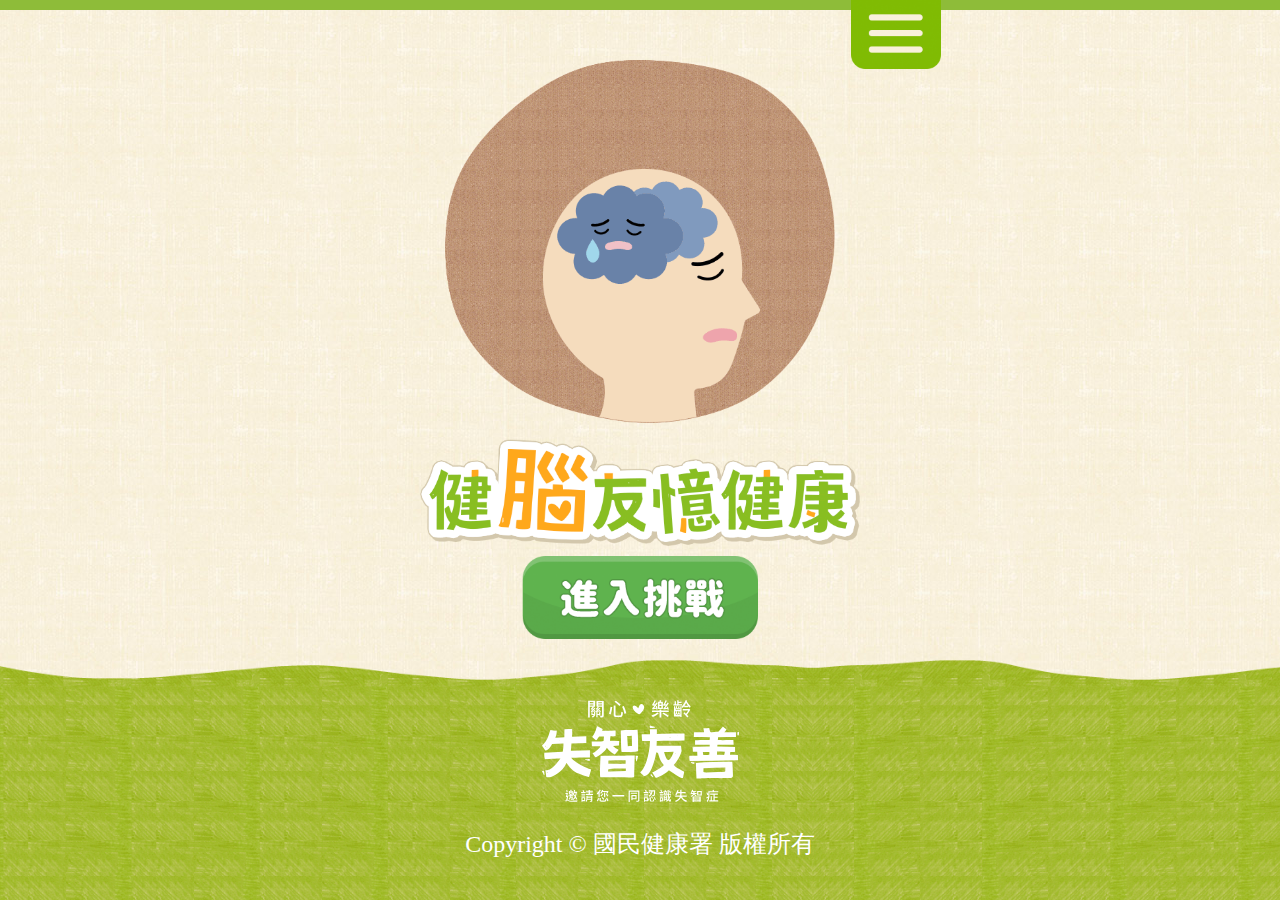
<file: index.html>
<!DOCTYPE html>
<html lang="en">

<head>
    <meta charset="UTF-8">
    <meta http-equiv="X-UA-Compatible" content="IE=edge">
    <meta name="viewport" content="width=device-width, initial-scale=1.0">
    <title>健腦有益健康</title>
    <link rel="stylesheet" href="style.css">
    <script src="https://code.jquery.com/jquery-3.6.0.min.js"></script>
</head>

<body class="overflow-y-auto">
    <div class="article index">
        <botton type="button" class="btn_menu all-w"> <img src="img/menu/menu.png"> </botton>
        <div class="take1">
            <img src="img/01/pic.gif" class="pic">
            <img src="img/title.png" class="title">
            <button type="button" class="btn_go hover all-w">
                <img src="img/01/btn_goA.png" alt="" class="a">
                <img src="img/01/btn_goB.png" alt="" class="b">
            </button>
        </div>
        <div class="take2">
            <img src="img/title.png" class="title">
            <img src="img/02/text.png" class="text">
            <img src="img/02/date.png" class="date">
            <a href="01_game.html" class="all-w link hover mb">
                <img src="img/02/btn_startA.png" class="a">
                <img src="img/02/btn_startB.png" class="b">
            </a><br>
            <a href="m1_caption.html" class="all-w hover link">
                <img src="img/02/btn_captionA.png" class="a">
                <img src="img/02/btn_captionB.png" class="b">
            </a>
        </div>
    </div>


    <div class="footer">
        <a href="http://www.mohw22-hpaevent.com/" target="_blank"><img src="img/logo.svg" class="logo"></a>
        <p>Copyright &copy; 國民健康署 版權所有</p>
    </div>

    <nav class="nav">
        <ul class="menu-nav">
            <li class="menu-nav__item">
                <a href="index.html" class="menu-nav__link hover">
                    <img src="img/menu/btn_m0a.gif" class="a">
                    <img src="img/menu/btn_m0b.gif" class="b">
                </a>
            </li>
            <li class="menu-nav__item">
                <a href="m1_caption.html" class="menu-nav__link hover">
                    <img src="img/menu/btn_m1a.gif" class="a">
                    <img src="img/menu/btn_m1b.gif" class="b">
                </a>
            </li>
            <li class="menu-nav__item">
                <a href="m2_method.html" class="menu-nav__link hover">
                    <img src="img/menu/btn_m2a.gif" class="a">
                    <img src="img/menu/btn_m2b.gif" class="b">
                </a>
            </li>
            <li class="menu-nav__item">
                <a href="m3_gift.html" class="menu-nav__link hover">
                    <img src="img/menu/btn_m3a.gif" class="a">
                    <img src="img/menu/btn_m3b.gif" class="b">
                </a>
            </li>
            <li class="menu-nav__item">
                <a href="m4_heed.html" class="menu-nav__link hover">
                    <img src="img/menu/btn_m4a.gif" class="a">
                    <img src="img/menu/btn_m4b.gif" class="b">
                </a>
            </li>
            <li class="menu-nav__item">
                <a href="m5_winner.html" class="menu-nav__link hover">
                    <img src="img/menu/btn_m5a.gif" class="a">
                    <img src="img/menu/btn_m5b.gif" class="b">
                </a>
            </li>
        </ul>
    </nav>

    <script src="js/main.js"></script>
    <script>
        $(document).ready(function() {
            $(".btn_go").click(function() {
                $(".take1").hide();
                $(".take2").show();
            })
        })
    </script>
</body>

</html>
</file>
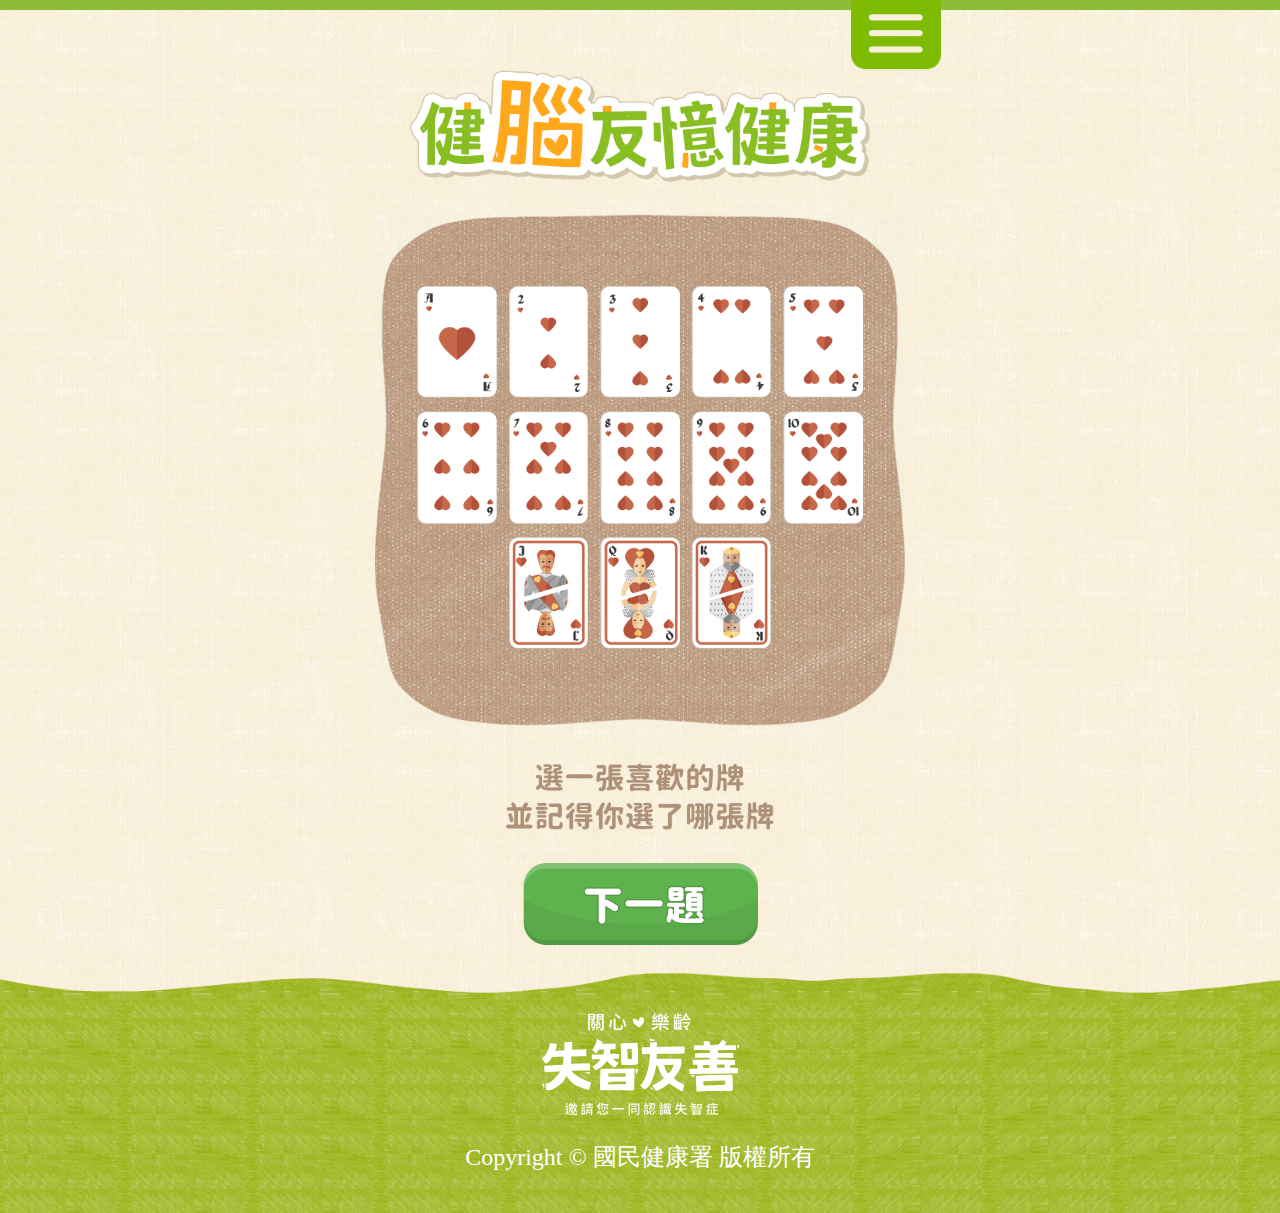
<file: 01_game.html>
<!DOCTYPE html>
<html lang="en">
<head>
    <meta charset="UTF-8">
    <meta http-equiv="X-UA-Compatible" content="IE=edge">
    <meta name="viewport" content="width=device-width, initial-scale=1.0">
    <title>健腦有益健康</title>
    <link rel="stylesheet" href="style.css">
    <script src="https://code.jquery.com/jquery-3.6.0.min.js"></script>
</head>
<body class="overflow-y-auto">
    <div class="article game">
        <botton type="button" class="btn_menu all-w"> <img src="img/menu/menu.png"> </botton>
        
        <img src="img/title.png" class="title">
        <div class="q1">
            <img src="img/04/board.jpg" class="board">
            <div class="poker_items">
                <input type="radio" name="poker" id="pokerAce">
                <label for="pokerAce" class="pokerAce"><img src="img/04/q1/01a.png"></label>

                <input type="radio" name="poker" id="poker2">
                <label for="poker2" class="poker2"><img src="img/04/q1/02a.png"></label>

                <input type="radio" name="poker" id="poker3">
                <label for="poker3" class="poker3"><img src="img/04/q1/03a.png"></label>

                <input type="radio" name="poker" id="poker4">
                <label for="poker4" class="poker4"><img src="img/04/q1/04a.png"></label>

                <input type="radio" name="poker" id="poker5">
                <label for="poker5" class="poker5"><img src="img/04/q1/05a.png"></label>

                <input type="radio" name="poker" id="poker6">
                <label for="poker6" class="poker6"><img src="img/04/q1/06a.png"></label>

                <input type="radio" name="poker" id="poker7">
                <label for="poker7" class="poker7"><img src="img/04/q1/07a.png"></label>

                <input type="radio" name="poker" id="poker8">
                <label for="poker8" class="poker8"><img src="img/04/q1/08a.png"></label>

                <input type="radio" name="poker" id="poker9">
                <label for="poker9" class="poker9"><img src="img/04/q1/09a.png"></label>

                <input type="radio" name="poker" id="poker10">
                <label for="poker10" class="poker10"><img src="img/04/q1/10a.png"></label>

                <input type="radio" name="poker" id="pokerJ">
                <label for="pokerJ" class="pokerJ"><img src="img/04/q1/11a.png"></label>

                <input type="radio" name="poker" id="pokerQ">
                <label for="pokerQ" class="pokerQ"><img src="img/04/q1/12a.png"></label>

                <input type="radio" name="poker" id="pokerK">
                <label for="pokerK" class="pokerK"><img src="img/04/q1/13a.png"></label>

            </div>
            <img src="img/04/q1/text.gif" class="text"><br>
            <button type="button" class="btn_next hover">
                <img src="img/04/btn_nextA.gif" class="a">
                <img src="img/04/btn_nextB.gif" class="b">
            </button>
        </div>
        
        <div class="q2">
            <img src="img/04/board.jpg" class="board">
            <img src="img/04/q2/pic.gif" class="pic">
            <img src="img/04/q2/text.gif" class="text">
            <div class="btn-group">
                <input class="form-check-input" type="checkbox" id="cow">
                <label class="form-check-label" for="cow"><img src="img/04/q2/check_cow.gif" alt=""></label>

                <input class="form-check-input" type="checkbox" id="house">
                <label class="form-check-label" for="house"><img src="img/04/q2/check_house.gif" alt=""></label>

                <input class="form-check-input" type="checkbox" id="dog">
                <label class="form-check-label" for="dog"><img src="img/04/q2/chek_dog.gif" alt=""></label>

                <input class="form-check-input" type="checkbox" id="cat">
                <label class="form-check-label" for="cat"><img src="img/04/q2/chek_cat.gif" alt=""></label>

                <input class="form-check-input" type="checkbox" id="sheep">
                <label class="form-check-label" for="sheep"><img src="img/04/q2/chek_sheep.gif" alt=""></label>

                <input class="form-check-input" type="checkbox" id="chick">
                <label class="form-check-label" for="chick"><img src="img/04/q2/chek_chick.gif" alt=""></label>

                <input class="form-check-input" type="checkbox" id="pig">
                <label class="form-check-label" for="pig"><img src="img/04/q2/chek_pig.gif" alt=""></label>

                <input class="form-check-input" type="checkbox" id="giraffe">
                <label class="form-check-label" for="giraffe"><img src="img/04/q2/check_giraffe.gif" alt=""></label>

                <input class="form-check-input" type="checkbox" id="lion">
                <label class="form-check-label" for="lion"><img src="img/04/q2/chek_lion.gif" alt=""></label>
            </div>
            <button type="button" class="btn_next hover">
                <img src="img/04/btn_nextA.gif" class="a">
                <img src="img/04/btn_nextB.gif" class="b">
            </button>
        </div>
        
        <div class="q3">
            <img src="img/04/q3/text.gif" class="text"><br>
            <img src="img/04/board.jpg" class="board"><br>
            <img src="img/04/q3/year.gif" class="year">
            <select class="form-select month">
                <option selected>請選擇</option>
            </select>
            <select class="form-select day">
                <option selected>請選擇</option>
            </select>
            <button type="button" class="btn_next hover">
                <img src="img/04/btn_nextA.gif" class="a">
                <img src="img/04/btn_nextB.gif" class="b">
            </button>
        </div>

        <div class="q4">
            <img src="img/04/q4/text.gif" class="text">
            <img src="img/04/board.jpg" class="board">
            <img src="img/04/q4/pic.gif" class="pic">
            <div class="btn-group">
                <input type="radio" name="feet" class="form-check-input" id="feetnum1">
                <label class="form-check-label" for="feetnum1"><img src="img/04/q4/check01.gif" alt=""></label>

                <input type="radio" name="feet" class="form-check-input" id="feetnum2">
                <label class="form-check-label" for="feetnum2"><img src="img/04/q4/check02.gif" alt=""></label>

                <input type="radio" name="feet" class="form-check-input" id="feetnum3">
                <label class="form-check-label" for="feetnum3"><img src="img/04/q4/check03.gif" alt=""></label>
            </div>
            <button type="button" class="btn_next hover">
                <img src="img/04/btn_nextA.gif" class="a">
                <img src="img/04/btn_nextB.gif" class="b">
            </button>
        </div>

        <div class="q5">
            <img src="img/04/q5/text.gif" class="text">
            <img src="img/04/board.jpg" class="board">
            <img src="img/04/q5/pic.gif" class="pic">
            <div class="input-group">
                <input type="radio" name="poker2" id="pokerAce2">
                <label for="pokerAce2" class="form-check-label pokerAce"><img src="img/04/q5/checkA.gif" alt=""></label>

                <input type="radio" name="poker2" id="poker22">
                <label for="poker22" class="form-check-label poker2"><img src="img/04/q5/check2.gif" alt=""></label>

                <input type="radio" name="poker2" id="poker32">
                <label for="poker32" class="form-check-label poker3"><img src="img/04/q5/check3.gif" alt=""></label>

                <input type="radio" name="poker2" id="poker42">
                <label for="poker42" class="form-check-label poker4"><img src="img/04/q5/check4.gif" alt=""></label>

                <input type="radio" name="poker2" id="poker52">
                <label for="poker52" class="form-check-label poker5"><img src="img/04/q5/check5.gif" alt=""></label>

                <input type="radio" name="poker2" id="poker62">
                <label for="poker62" class="form-check-label poker6"><img src="img/04/q5/check6.gif" alt=""></label>

                <input type="radio" name="poker2" id="poker72">
                <label for="poker72" class="form-check-label poker7"><img src="img/04/q5/check7.gif" alt=""></label>

                <input type="radio" name="poker2" id="poker82">
                <label for="poker82" class="form-check-label poker8"><img src="img/04/q5/check8.gif" alt=""></label>

                <input type="radio" name="poker2" id="poker92">
                <label for="poker92" class="form-check-label poker9"><img src="img/04/q5/check9.gif" alt=""></label>

                <input type="radio" name="poker2" id="poker102">
                <label for="poker102" class="form-check-label poker10"><img src="img/04/q5/check10.gif" alt=""></label>

                <input type="radio" name="poker2" id="pokerJ2">
                <label for="pokerJ2" class="form-check-label pokerJ"><img src="img/04/q5/checkJ.gif" alt=""></label>

                <input type="radio" name="poker2" id="pokerQ2">
                <label for="pokerQ2" class="form-check-label pokerQ"><img src="img/04/q5/checkQ.gif" alt=""></label>

                <input type="radio" name="poker2" id="pokerK2">
                <label for="pokerK2" class="form-check-label pokerK"><img src="img/04/q5/checkK.gif" alt=""></label>
            </div>
            <button type="button" class="hover btn_fin">
                <img src="img/04/btn_finA.gif" class="a">
                <img src="img/04/btn_finB.gif" class="b">
            </button>
        </div>

        <div class="score">
            <img src="img/05/pic.gif" class="pic"><br>
            <img src="img/05/pic-sex.gif" class="pic-sex"><br>
            <div class="input-group sex">
                <input type="radio" name="sex" class="form-check-input" id="male">
                <label class="form-check-label" for="male"><img src="img/05/check_sex1.gif" alt=""></label>

                <input type="radio" name="sex" class="form-check-input" id="female">
                <label class="form-check-label" for="female"><img src="img/05/check_sex2.gif" alt=""></label>

                <input type="radio" name="sex" class="form-check-input" id="other">
                <label class="form-check-label" for="other"><img src="img/05/check_sex3.gif" alt=""></label>
            </div>
            <img src="img/05/pic-age.gif" class="pic-age"><br>
            <div class="input-group age">
                <input type="radio" name="age" class="form-check-input" id="age1">
                <label class="form-check-label" for="age1"><img src="img/05/check_age1.gif" alt=""></label>

                <input type="radio" name="age" class="form-check-input" id="age2">
                <label class="form-check-label" for="age2"><img src="img/05/check_age2.gif" alt=""></label>

                <input type="radio" name="age" class="form-check-input" id="age3">
                <label class="form-check-label" for="age3"><img src="img/05/check_age3.gif" alt=""></label>
                
                <input type="radio" name="age" class="form-check-input" id="age4">
                <label class="form-check-label" for="age4"><img src="img/05/check_age4.gif" alt=""></label>

                <input type="radio" name="age" class="form-check-input" id="age5">
                <label class="form-check-label" for="age5"><img src="img/05/check_age5.gif" alt=""></label>

                <input type="radio" name="age" class="form-check-input" id="age6">
                <label class="form-check-label" for="age6"><img src="img/05/check_age6.gif" alt=""></label>

                <input type="radio" name="age" class="form-check-input" id="age7">
                <label class="form-check-label" for="age7"><img src="img/05/check_age7.gif" alt=""></label>
            </div>

            <a href="02_question.html" class="hover btn_next">
                <img src="img/05/btn_nextA.gif" class="a">
                <img src="img/05/btn_nextB.gif" class="b">
            </a>
        </div>
    </div>


    <div class="footer">
        <a href="http://www.mohw22-hpaevent.com/" target="_blank"><img src="img/logo.svg" class="logo"></a>
        
        <p>Copyright &copy; 國民健康署 版權所有</p>
    </div>

    <div class="right">
        <img src="img/04/right.gif">
    </div>
    <div class="wrong">
        <img src="img/04/wrong.gif">
    </div>

    <nav class="nav">
        <ul class="menu-nav">
            <li class="menu-nav__item">
                <a href="index.html" class="menu-nav__link hover">
                    <img src="img/menu/btn_m0a.gif" class="a">
                    <img src="img/menu/btn_m0b.gif" class="b">
                </a>
            </li>
            <li class="menu-nav__item">
                <a href="m1_caption.html" class="menu-nav__link hover">
                    <img src="img/menu/btn_m1a.gif" class="a">
                    <img src="img/menu/btn_m1b.gif" class="b">
                </a>
            </li>
            <li class="menu-nav__item">
                <a href="m2_method.html" class="menu-nav__link hover">
                    <img src="img/menu/btn_m2a.gif" class="a">
                    <img src="img/menu/btn_m2b.gif" class="b">
                </a>
            </li>
            <li class="menu-nav__item">
                <a href="m3_gift.html" class="menu-nav__link hover">
                    <img src="img/menu/btn_m3a.gif" class="a">
                    <img src="img/menu/btn_m3b.gif" class="b">
                </a>
            </li>
            <li class="menu-nav__item">
                <a href="m4_heed.html" class="menu-nav__link hover">
                    <img src="img/menu/btn_m4a.gif" class="a">
                    <img src="img/menu/btn_m4b.gif" class="b">
                </a>
            </li>
            <li class="menu-nav__item">
                <a href="m5_winner.html" class="menu-nav__link hover">
                    <img src="img/menu/btn_m5a.gif" class="a">
                    <img src="img/menu/btn_m5b.gif" class="b">
                </a>
            </li>
        </ul>
    </nav>

    <script src="js/main.js"></script>
    <script>
        $(document).ready(function() {
            $(".q1 .btn_next").click(function() {
                $(".q1").hide();
                $(".q2").show();
            });
            $(".q2 .btn_next").click(function() {
                $(".q2").hide();
                $(".q3").show();
            });
            $(".q3 .btn_next").click(function() {
                $(".q3").hide();
                $(".q4").show();
            });
            $(".q4 .btn_next").click(function() {
                $("div.right").show();
                $(".q4").hide();
                $(".q5").show();
            });
            $(".q5 .btn_fin").click(function() {
                $("div.wrong").show();
                $(".q5").hide();
                $(".score").show();
            });
            $("div.right").click(function() {
                $(this).hide();
            });
            $("div.wrong").click(function() {
                $(this).hide();
            });
        })
    </script>
</body>
</html>
</file>
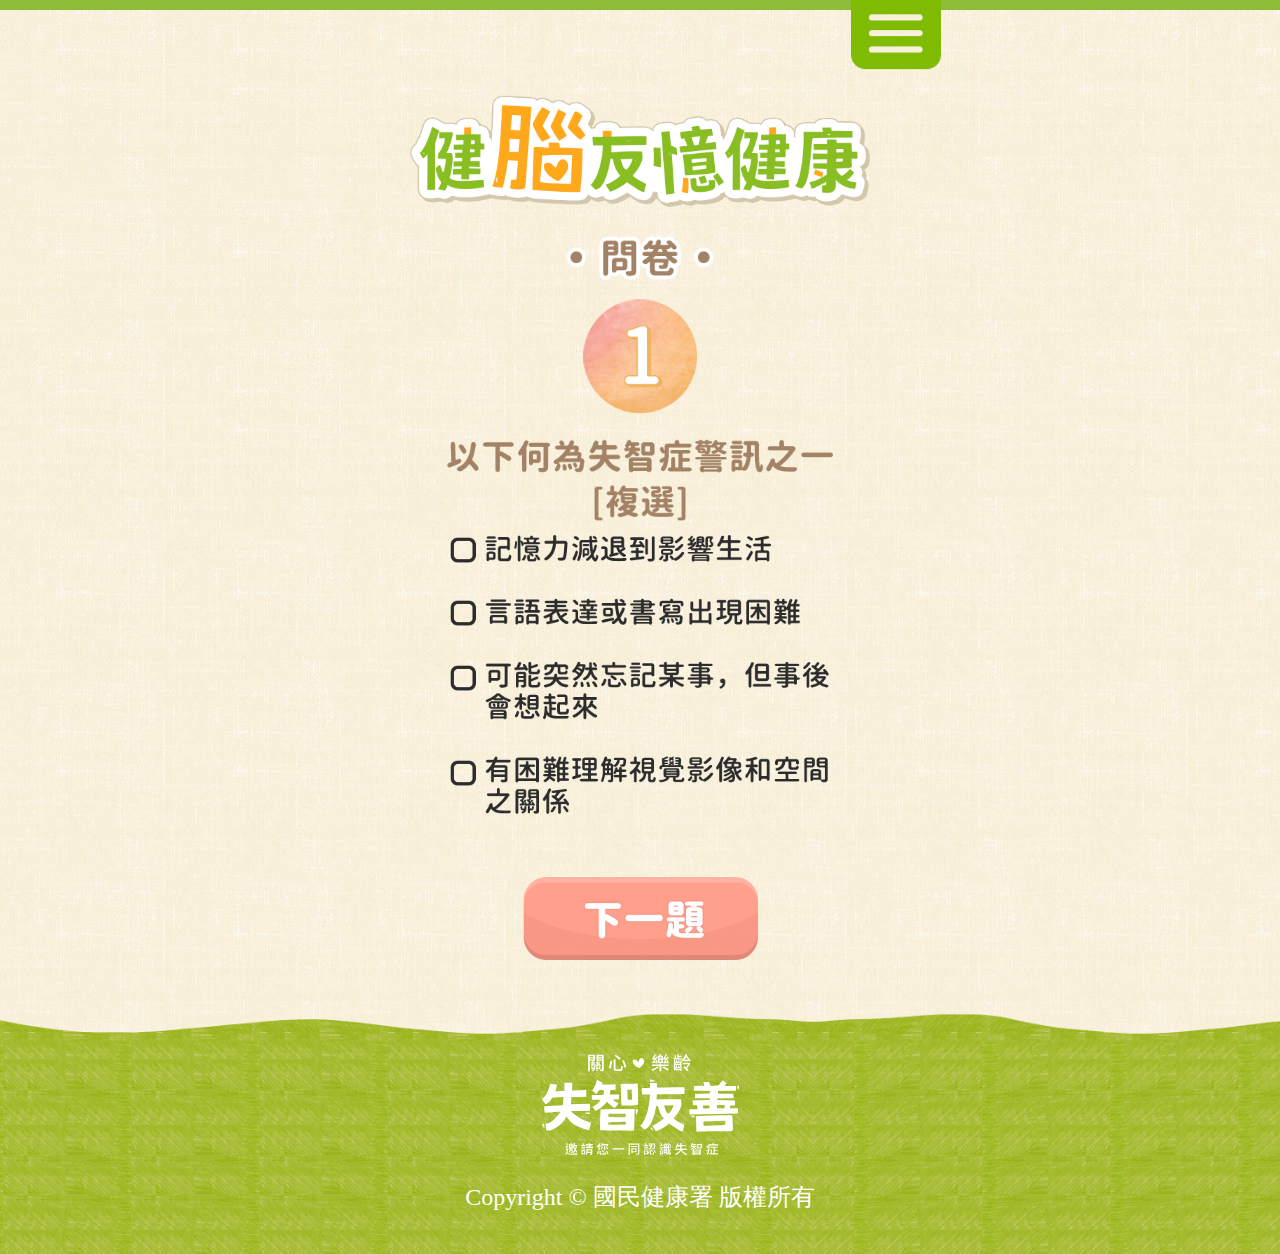
<file: 02_question.html>
<!DOCTYPE html>
<html lang="en">
<head>
    <meta charset="UTF-8">
    <meta http-equiv="X-UA-Compatible" content="IE=edge">
    <meta name="viewport" content="width=device-width, initial-scale=1.0">
    <title>健腦有益健康</title>
    <link rel="stylesheet" href="style.css">
    <script src="https://code.jquery.com/jquery-3.6.0.min.js"></script>
</head>
<body class="overflow-y-auto">
    <div class="article question">
        <botton type="button" class="btn_menu all-w"> <img src="img/menu/menu.png"> </botton>

        <img src="img/title.png" class="title">

        <div class="q1">
            <img src="img/06/q1.gif" class="text"><br>
            
            <div class="btn-group">
                <img src="img/06/q1_check.gif" class="check">
                <input class="form-check-input" type="checkbox" id="check1">
                <label class="form-check-label" for="check1"></label>

                <input class="form-check-input" type="checkbox" id="check2">
                <label class="form-check-label" for="check2"></label>

                <input class="form-check-input" type="checkbox" id="check3">
                <label class="form-check-label" for="check3"></label>

                <input class="form-check-input" type="checkbox" id="check4">
                <label class="form-check-label" for="check4"></label>
            </div>
            <button type="button" class="hover btn_next all-w">
                <img src="img/06/btn_nextA.gif" class="a">
                <img src="img/06/btn_nextB.gif" class="b">
            </button>
        </div>

        <div class="q2">
            <img src="img/06/q2.gif" class="text"><br>
            <div class="btn-group">
                <img src="img/06/q2_check.gif" class="check">
                <input class="form-check-input" type="checkbox" id="check5">
                <label class="form-check-label" for="check5"></label>

                <input class="form-check-input" type="checkbox" id="check6">
                <label class="form-check-label" for="check6"></label>

                <input class="form-check-input" type="checkbox" id="check7">
                <label class="form-check-label" for="check7"></label>

                <input class="form-check-input" type="checkbox" id="check8">
                <label class="form-check-label" for="check8"></label>
            </div>
            <button type="button" class="hover btn_next all-w">
                <img src="img/06/btn_nextA.gif" class="a">
                <img src="img/06/btn_nextB.gif" class="b">
            </button>
        </div>

        <div class="q3">
            <img src="img/06/q3.gif" class="text"><br>
            <div class="btn-group">
                <img src="img/06/q3_check.gif" class="check">
                <input class="form-check-input" name="question3" type="radio" id="check9">
                <label class="form-check-label" for="check9"></label>

                <input class="form-check-input" name="question3" type="radio" id="check10">
                <label class="form-check-label" for="check10"></label>
            </div>
            <button type="button" class="hover btn_next all-w">
                <img src="img/06/btn_nextA.gif" class="a">
                <img src="img/06/btn_nextB.gif" class="b">
            </button>
        </div>

        <div class="q4">
            <img src="img/06/q4.gif" class="text"><br>
            <div class="btn-group">
                <img src="img/06/q4_check.gif" class="check">
                <input class="form-check-input" type="checkbox" id="check11">
                <label class="form-check-label" for="check11"></label>

                <input class="form-check-input" type="checkbox" id="check12">
                <label class="form-check-label" for="check12"></label>

                <input class="form-check-input" type="checkbox" id="check13">
                <label class="form-check-label" for="check13"></label>

                <input class="form-check-input" type="checkbox" id="check14">
                <label class="form-check-label" for="check14"></label>
            </div>
            <button type="button" class="hover btn_next all-w">
                <img src="img/06/btn_nextA.gif" class="a">
                <img src="img/06/btn_nextB.gif" class="b">
            </button>
        </div>

        <div class="q5">
            <img src="img/06/q5.gif" class="text"><br>
            <div class="btn-group">
                <img src="img/06/q5_check.gif" class="check">
                <input class="form-check-input" type="checkbox" id="check15">
                <label class="form-check-label" for="check15"></label>

                <input class="form-check-input" type="checkbox" id="check16">
                <label class="form-check-label" for="check16"></label>

                <input class="form-check-input" type="checkbox" id="check17">
                <label class="form-check-label" for="check17"></label>

                <input class="form-check-input" type="checkbox" id="check18">
                <label class="form-check-label" for="check18"></label>
            </div>
            <a href="03_form.html" class="hover btn_fin">
                <img src="img/06/btn_finA.gif" class="a">
                <img src="img/06/btn_finB.gif" class="b">
            </a>
        </div>
    </div>


    <div class="footer">
        <a href="http://www.mohw22-hpaevent.com/" target="_blank"><img src="img/logo.svg" class="logo"></a>
        <p>Copyright &copy; 國民健康署 版權所有</p>
    </div>

    <nav class="nav">
        <ul class="menu-nav">
            <li class="menu-nav__item">
                <a href="index.html" class="menu-nav__link hover">
                    <img src="img/menu/btn_m0a.gif" class="a">
                    <img src="img/menu/btn_m0b.gif" class="b">
                </a>
            </li>
            <li class="menu-nav__item">
                <a href="m1_caption.html" class="menu-nav__link hover">
                    <img src="img/menu/btn_m1a.gif" class="a">
                    <img src="img/menu/btn_m1b.gif" class="b">
                </a>
            </li>
            <li class="menu-nav__item">
                <a href="m2_method.html" class="menu-nav__link hover">
                    <img src="img/menu/btn_m2a.gif" class="a">
                    <img src="img/menu/btn_m2b.gif" class="b">
                </a>
            </li>
            <li class="menu-nav__item">
                <a href="m3_gift.html" class="menu-nav__link hover">
                    <img src="img/menu/btn_m3a.gif" class="a">
                    <img src="img/menu/btn_m3b.gif" class="b">
                </a>
            </li>
            <li class="menu-nav__item">
                <a href="m4_heed.html" class="menu-nav__link hover">
                    <img src="img/menu/btn_m4a.gif" class="a">
                    <img src="img/menu/btn_m4b.gif" class="b">
                </a>
            </li>
            <li class="menu-nav__item">
                <a href="m5_winner.html" class="menu-nav__link hover">
                    <img src="img/menu/btn_m5a.gif" class="a">
                    <img src="img/menu/btn_m5b.gif" class="b">
                </a>
            </li>
        </ul>
    </nav>

    <script src="js/main.js"></script>
    <script>
        $(document).ready(function() {
            $(".q1 .btn_next").click(function() {
                $(".q1").hide();
                $(".q2").show();
            });
            $(".q2 .btn_next").click(function() {
                $(".q2").hide();
                $(".q3").show();
            });
            $(".q3 .btn_next").click(function() {
                $(".q3").hide();
                $(".q4").show();
            });
            $(".q4 .btn_next").click(function() {
                $(".q4").hide();
                $(".q5").show();
            });
        })
    </script>
</body>
</html>
</file>
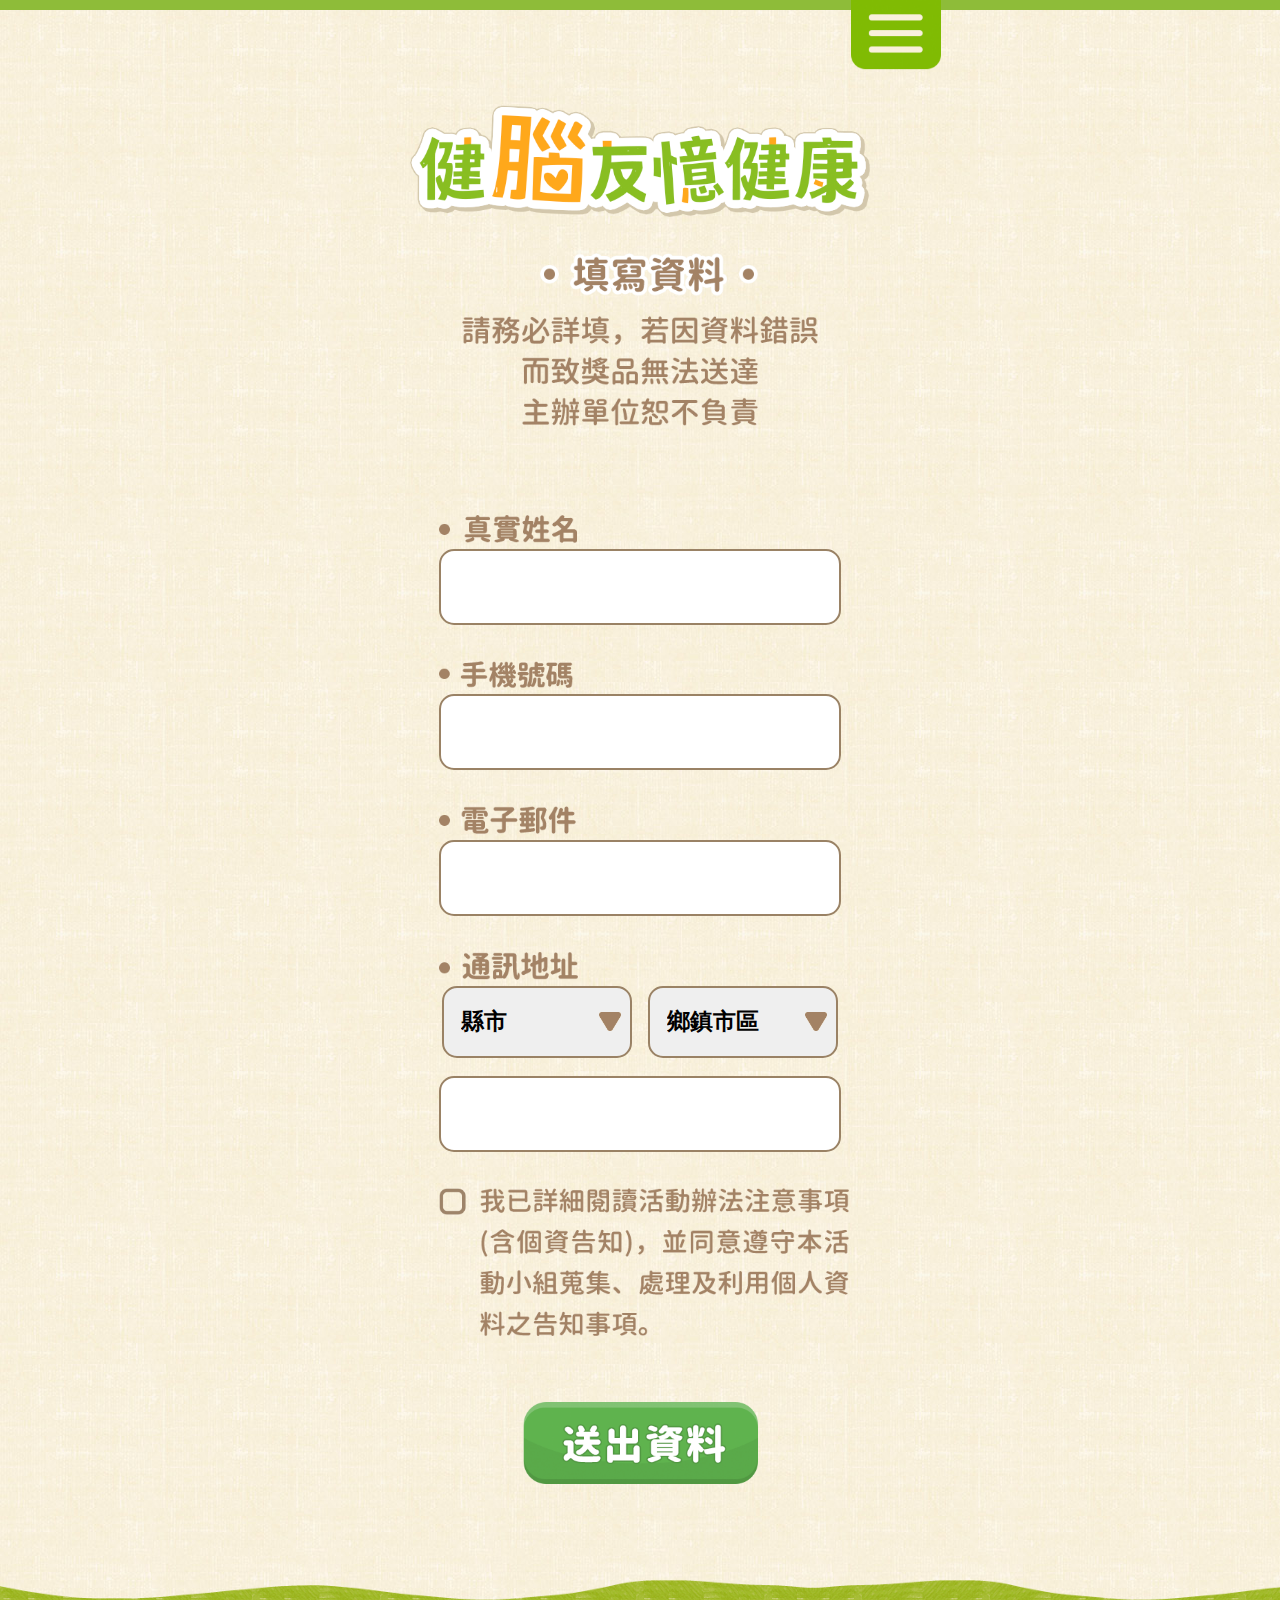
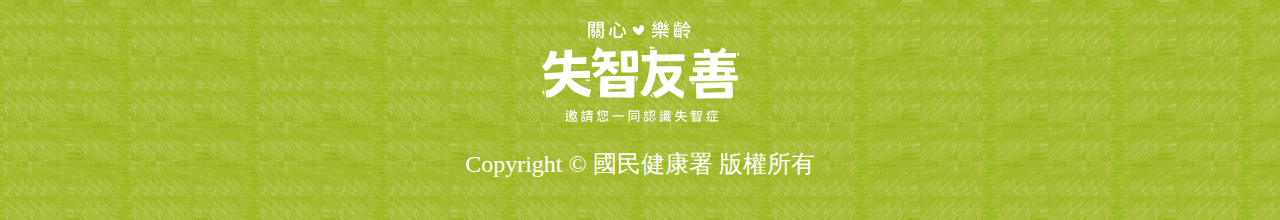
<file: 03_form.html>
<!DOCTYPE html>
<html lang="en">
<head>
    <meta charset="UTF-8">
    <meta http-equiv="X-UA-Compatible" content="IE=edge">
    <meta name="viewport" content="width=device-width, initial-scale=1.0">
    <title>健腦有益健康</title>
    <link rel="stylesheet" href="style.css">
    <script src="https://code.jquery.com/jquery-3.6.0.min.js"></script>
</head>
<body class="overflow-y-auto">
    <div class="article form">
        <botton type="button" class="btn_menu all-w"> <img src="img/menu/menu.png"> </botton>

        <img src="img/title.png" class="title">
        <img src="img/07/text.gif" class="text">

        <div class="form-group">
            <div>
                <label for="name" class="form-label">
                    <img src="img/07/form01.gif">
                </label>
                <input type="text" class="form-control" id="name">
            </div>
            <div>
                <label for="phone" class="form-label">
                    <img src="img/07/form02.gif">
                </label>
                <input type="phone" class="form-control" id="phone">
            </div>
            <div>
                <label for="email" class="form-label">
                    <img src="img/07/form03.gif">
                </label>
                <input type="email" class="form-control" id="email">
            </div>
            <div>
                <label for="State" class="form-label">
                    <img src="img/07/form04.gif">
                </label>
                <div class="select-group twzipcode">
                    <div data-role="county" data-css="form-select" ></div>
                    <div data-role="district" data-css="form-select"></div>
                </div>
                <input type="text" class="form-control" id="State">
            </div>
            <div class="form-check">
                <input class="form-check-input" type="checkbox" value="" id="checkHeed">
                <label class="form-check-label" for="checkHeed">
                  <img src="img/07/label.gif">
                </label>
            </div>
        </div>

        <a href="04_health.html" class="hover">
            <img src="img/07/btn_sendA.gif" class="a">
            <img src="img/07/btn_sendB.gif" class="b">
        </a>
    </div>


    <div class="footer">
        <a href="http://www.mohw22-hpaevent.com/" target="_blank"><img src="img/logo.svg" class="logo"></a>
        <p>Copyright &copy; 國民健康署 版權所有</p>
    </div>

    <nav class="nav">
        <ul class="menu-nav">
            <li class="menu-nav__item">
                <a href="index.html" class="menu-nav__link hover">
                    <img src="img/menu/btn_m0a.gif" class="a">
                    <img src="img/menu/btn_m0b.gif" class="b">
                </a>
            </li>
            <li class="menu-nav__item">
                <a href="m1_caption.html" class="menu-nav__link hover">
                    <img src="img/menu/btn_m1a.gif" class="a">
                    <img src="img/menu/btn_m1b.gif" class="b">
                </a>
            </li>
            <li class="menu-nav__item">
                <a href="m2_method.html" class="menu-nav__link hover">
                    <img src="img/menu/btn_m2a.gif" class="a">
                    <img src="img/menu/btn_m2b.gif" class="b">
                </a>
            </li>
            <li class="menu-nav__item">
                <a href="m3_gift.html" class="menu-nav__link hover">
                    <img src="img/menu/btn_m3a.gif" class="a">
                    <img src="img/menu/btn_m3b.gif" class="b">
                </a>
            </li>
            <li class="menu-nav__item">
                <a href="m4_heed.html" class="menu-nav__link hover">
                    <img src="img/menu/btn_m4a.gif" class="a">
                    <img src="img/menu/btn_m4b.gif" class="b">
                </a>
            </li>
            <li class="menu-nav__item">
                <a href="m5_winner.html" class="menu-nav__link hover">
                    <img src="img/menu/btn_m5a.gif" class="a">
                    <img src="img/menu/btn_m5b.gif" class="b">
                </a>
            </li>
        </ul>
    </nav>

    <script src="js/twzipcode.js"></script>
    <script src="js/main.js"></script>

    <script>
        const twzipcode = new TWzipcode(".twzipcode");
    </script>
</body>
</html>
</file>
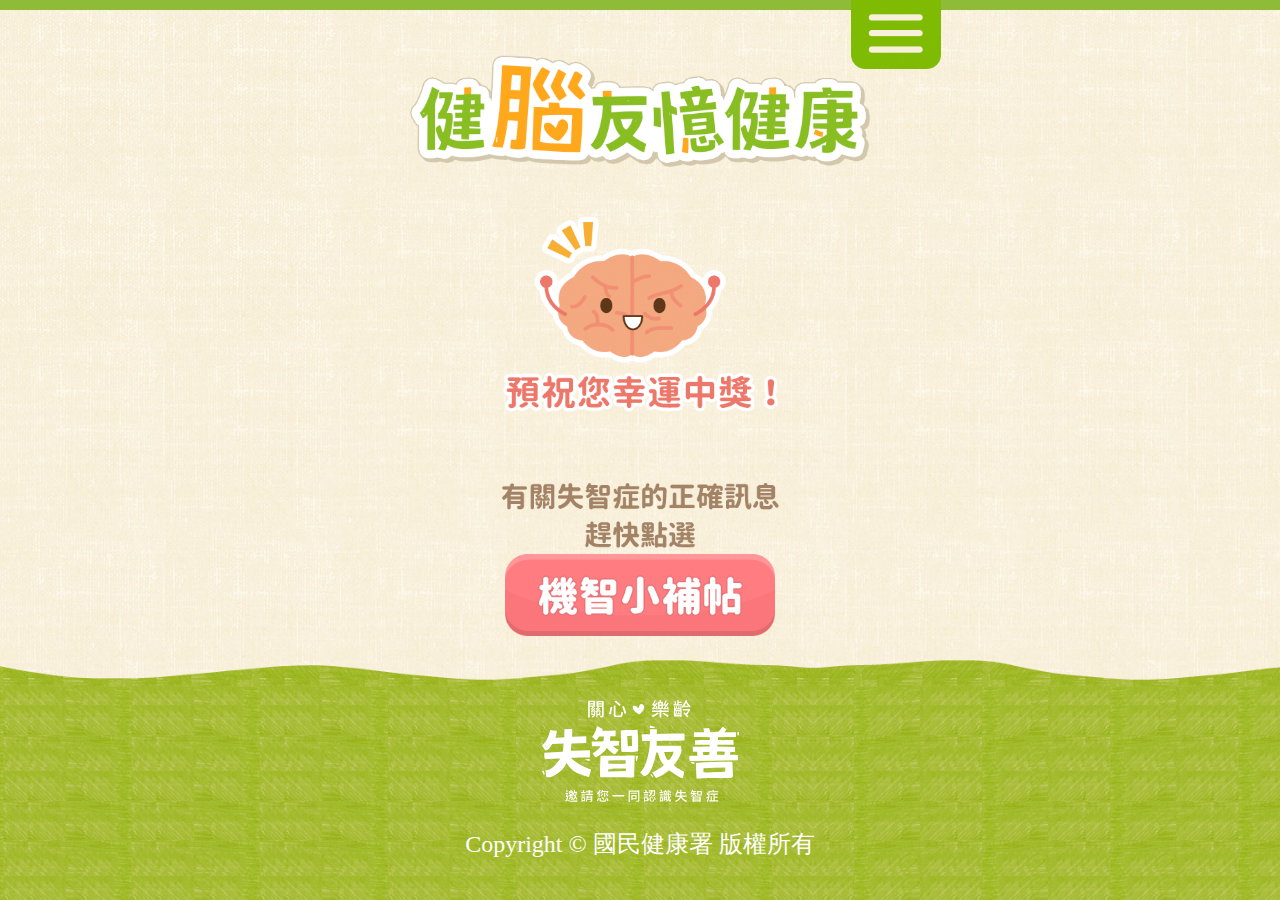
<file: 04_health.html>
<!DOCTYPE html>
<html lang="en">
<head>
    <meta charset="UTF-8">
    <meta http-equiv="X-UA-Compatible" content="IE=edge">
    <meta name="viewport" content="width=device-width, initial-scale=1.0">
    <title>健腦有益健康</title>
    <link rel="stylesheet" href="style.css">
    <script src="https://code.jquery.com/jquery-3.6.0.min.js"></script>
</head>
<body class="overflow-y-auto">
    <div class="article health">
        <botton type="button" class="btn_menu all-w"> <img src="img/menu/menu.png"> </botton>

        <img src="img/title.png" class="title">

        <div class="step0">
            <img src="img/08/pic.gif" class="pic"><br>
            <img src="img/08/text.gif" class="text"><br>
            <button type="button" class="all-w btn_go hover">
                <img src="img/08/btn_goA.gif" class="a">
                <img src="img/08/btn_goB.gif" class="b">
            </button>
        </div>

        <div class="step1">
            <img src="img/08/step1-bar.gif" class="step-bar"><br>
            <img src="img/08/step1-title.gif" class="step-title"><br>
            <img src="img/08/step1-text.gif" class="step-text"><br>
            <button type="button" class="btn_next all-w hover">
                <img src="img/08/btn_nextA.gif" class="a">
                <img src="img/08/btn_nextB.gif" class="b">
            </button>
        </div>
        
        <div class="step2">
            <img src="img/08/step2-bar.gif" class="step-bar"><br>
            <img src="img/08/step2-title.gif" class="step-title"><br>
            <img src="img/08/step2-text.gif" class="step-text"><br>
            <button type="button" class="btn_next all-w hover">
                <img src="img/08/btn_nextA.gif" class="a">
                <img src="img/08/btn_nextB.gif" class="b">
            </button>
        </div>

        <div class="step3">
            <img src="img/08/step3-bar.gif" class="step-bar"><br>
            <img src="img/08/step3-title.gif" class="step-title"><br>
            <img src="img/08/step3-text.gif" class="step-text"><br>
            <button type="button" class="btn_next all-w hover">
                <img src="img/08/btn_nextA.gif" class="a">
                <img src="img/08/btn_nextB.gif" class="b">
            </button>
        </div>

        <div class="step4">
            <img src="img/08/step4-bar.gif" class="step-bar"><br>
            <img src="img/08/step4-title.gif" class="step-title"><br>
            <img src="img/08/step4-text.gif" class="step-text"><br>
            <button type="button" class="btn_next all-w hover">
                <img src="img/08/btn_nextA.gif" class="a">
                <img src="img/08/btn_nextB.gif" class="b">
            </button>
        </div>

        <div class="step5">
            <img src="img/08/step5-bar.gif" class="step-bar"><br>
            <img src="img/08/step5-title.gif" class="step-title"><br>
            <img src="img/08/step5-text.gif" class="step-text"><br>
            <a href="https://dementiafriendly.hpa.gov.tw/dementia/9" target="_blank" class="btn_more hover">
                <img src="img/08/btn_moreA.gif" class="a">
                <img src="img/08/btn_moreB.gif" class="b">
            </a><br>
            <a href="https://mohw22-hpaevent.com/" target="_blank" class="btn_back hover">
                <img src="img/04/btn_finA.gif" class="a">
                <img src="img/04/btn_finB.gif" class="b">
            </a>
        </div>
    </div>


    <div class="footer">
        <a href="http://www.mohw22-hpaevent.com/" target="_blank"><img src="img/logo.svg" class="logo"></a>
        <p>Copyright &copy; 國民健康署 版權所有</p>
    </div>

    <nav class="nav">
        <ul class="menu-nav">
            <li class="menu-nav__item">
                <a href="index.html" class="menu-nav__link hover">
                    <img src="img/menu/btn_m0a.gif" class="a">
                    <img src="img/menu/btn_m0b.gif" class="b">
                </a>
            </li>
            <li class="menu-nav__item">
                <a href="m1_caption.html" class="menu-nav__link hover">
                    <img src="img/menu/btn_m1a.gif" class="a">
                    <img src="img/menu/btn_m1b.gif" class="b">
                </a>
            </li>
            <li class="menu-nav__item">
                <a href="m2_method.html" class="menu-nav__link hover">
                    <img src="img/menu/btn_m2a.gif" class="a">
                    <img src="img/menu/btn_m2b.gif" class="b">
                </a>
            </li>
            <li class="menu-nav__item">
                <a href="m3_gift.html" class="menu-nav__link hover">
                    <img src="img/menu/btn_m3a.gif" class="a">
                    <img src="img/menu/btn_m3b.gif" class="b">
                </a>
            </li>
            <li class="menu-nav__item">
                <a href="m4_heed.html" class="menu-nav__link hover">
                    <img src="img/menu/btn_m4a.gif" class="a">
                    <img src="img/menu/btn_m4b.gif" class="b">
                </a>
            </li>
            <li class="menu-nav__item">
                <a href="m5_winner.html" class="menu-nav__link hover">
                    <img src="img/menu/btn_m5a.gif" class="a">
                    <img src="img/menu/btn_m5b.gif" class="b">
                </a>
            </li>
        </ul>
    </nav>

    <script src="js/main.js"></script>

    <script>
        $(document).ready(function() {
            $(".step0 .btn_go").click(function() {
                $(".step0").addClass("animate_slide-out");
                $(".step1").addClass("animate_slide-in");
                $(".step0").delay(1000).fadeOut();
                $(".step1").delay(1000).fadeIn();
            });
            $(".step1 .btn_next").click(function() {
                $(".step1").addClass("animate_slide-out");
                $(".step2").addClass("animate_slide-in");
                $(".step1").delay(1000).fadeOut();
                $(".step2").delay(1000).fadeIn();
            });
            $(".step2 .btn_next").click(function() {
                $(".step2").addClass("animate_slide-out");
                $(".step3").addClass("animate_slide-in");
                $(".step2").delay(1000).fadeOut();
                $(".step3").delay(1000).fadeIn();
            });
            $(".step3 .btn_next").click(function() {
                $(".step3").addClass("animate_slide-out");
                $(".step4").addClass("animate_slide-in");
                $(".step3").delay(1000).fadeOut();
                $(".step4").delay(1000).fadeIn();
            });
            $(".step4 .btn_next").click(function() {
                $(".step4").addClass("animate_slide-out");
                $(".step5").addClass("animate_slide-in");
                $(".step4").delay(1000).fadeOut();
                $(".step5").delay(1000).fadeIn();
            });
        })
    </script>
</body>
</html>
</file>
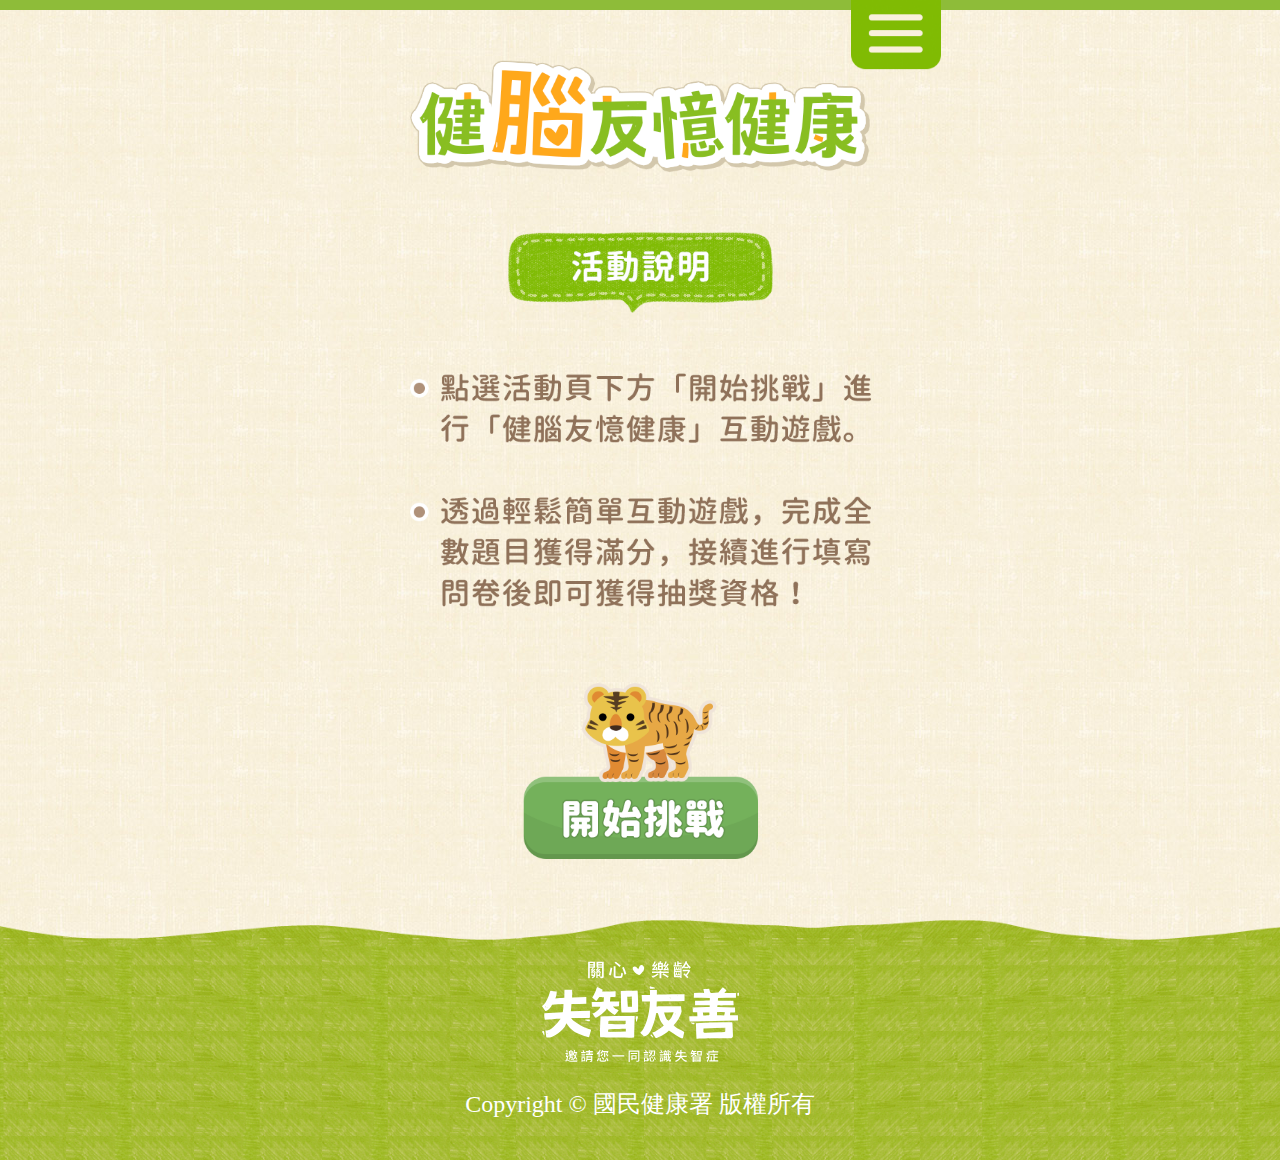
<file: m1_caption.html>
<!DOCTYPE html>
<html lang="en">
<head>
    <meta charset="UTF-8">
    <meta http-equiv="X-UA-Compatible" content="IE=edge">
    <meta name="viewport" content="width=device-width, initial-scale=1.0">
    <title>健腦有益健康</title>
    <link rel="stylesheet" href="style.css">
    <script src="https://code.jquery.com/jquery-3.6.0.min.js"></script>
</head>
<body class="overflow-y-auto">
    <div class="article caption">
        <botton type="button" class="btn_menu all-w"> <img src="img/menu/menu.png"> </botton>
        <img src="img/title.png" class="title">
        <img src="img/03/title-sub.gif" class="title-sub">
        <img src="img/03/text.gif" class="text">
        <a href="01_game.html" class="hover">
            <img src="img/03/btn_startA.png" class="a">
            <img src="img/03/btn_startB.png" class="b">
        </a>
    </div>


    <div class="footer">
        <a href="http://www.mohw22-hpaevent.com/" target="_blank"><img src="img/logo.svg" class="logo"></a>
        <p>Copyright &copy; 國民健康署 版權所有</p>
    </div>

    <nav class="nav">
        <ul class="menu-nav">
            <li class="menu-nav__item">
                <a href="index.html" class="menu-nav__link hover">
                    <img src="img/menu/btn_m0a.gif" class="a">
                    <img src="img/menu/btn_m0b.gif" class="b">
                </a>
            </li>
            <li class="menu-nav__item">
                <a href="m1_caption.html" class="menu-nav__link hover">
                    <img src="img/menu/btn_m1a.gif" class="a">
                    <img src="img/menu/btn_m1b.gif" class="b">
                </a>
            </li>
            <li class="menu-nav__item">
                <a href="m2_method.html" class="menu-nav__link hover">
                    <img src="img/menu/btn_m2a.gif" class="a">
                    <img src="img/menu/btn_m2b.gif" class="b">
                </a>
            </li>
            <li class="menu-nav__item">
                <a href="m3_gift.html" class="menu-nav__link hover">
                    <img src="img/menu/btn_m3a.gif" class="a">
                    <img src="img/menu/btn_m3b.gif" class="b">
                </a>
            </li>
            <li class="menu-nav__item">
                <a href="m4_heed.html" class="menu-nav__link hover">
                    <img src="img/menu/btn_m4a.gif" class="a">
                    <img src="img/menu/btn_m4b.gif" class="b">
                </a>
            </li>
            <li class="menu-nav__item">
                <a href="m5_winner.html" class="menu-nav__link hover">
                    <img src="img/menu/btn_m5a.gif" class="a">
                    <img src="img/menu/btn_m5b.gif" class="b">
                </a>
            </li>
        </ul>
    </nav>

    <script src="js/main.js"></script>
</body>
</html>
</file>
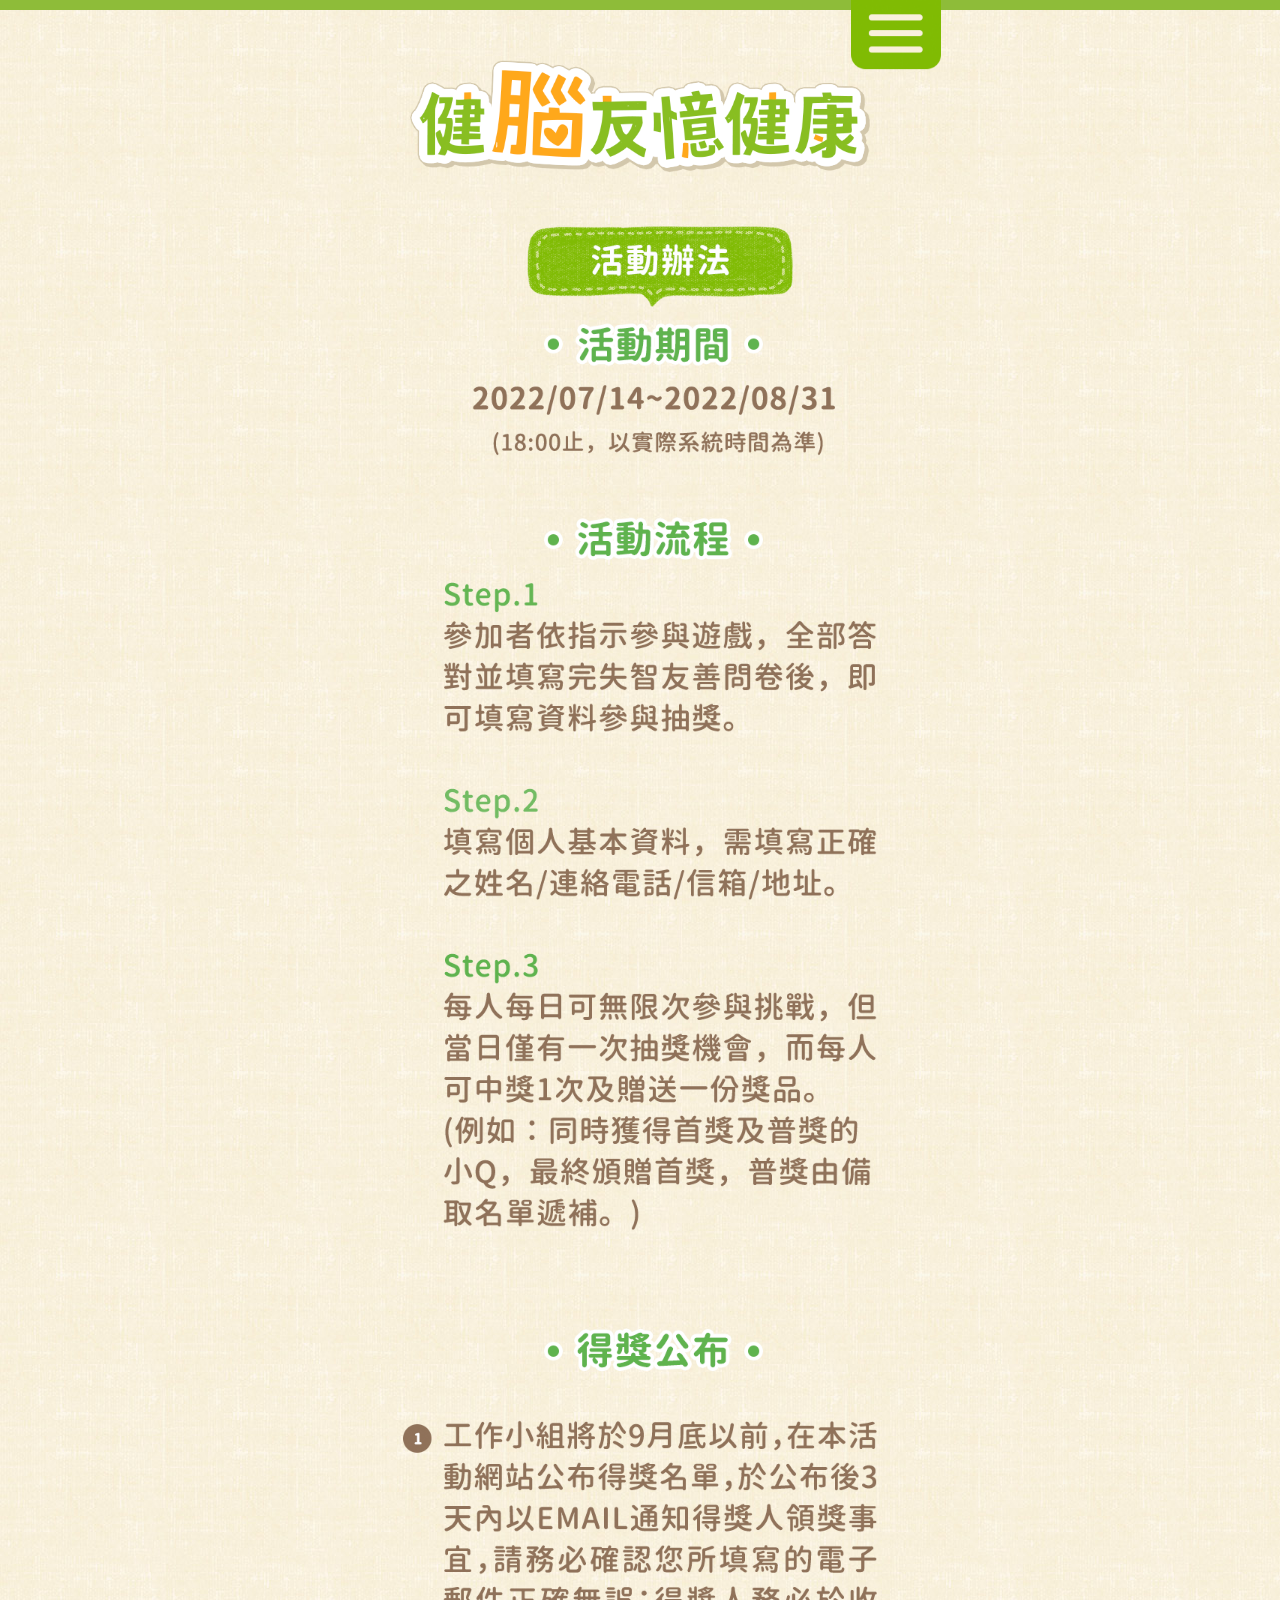
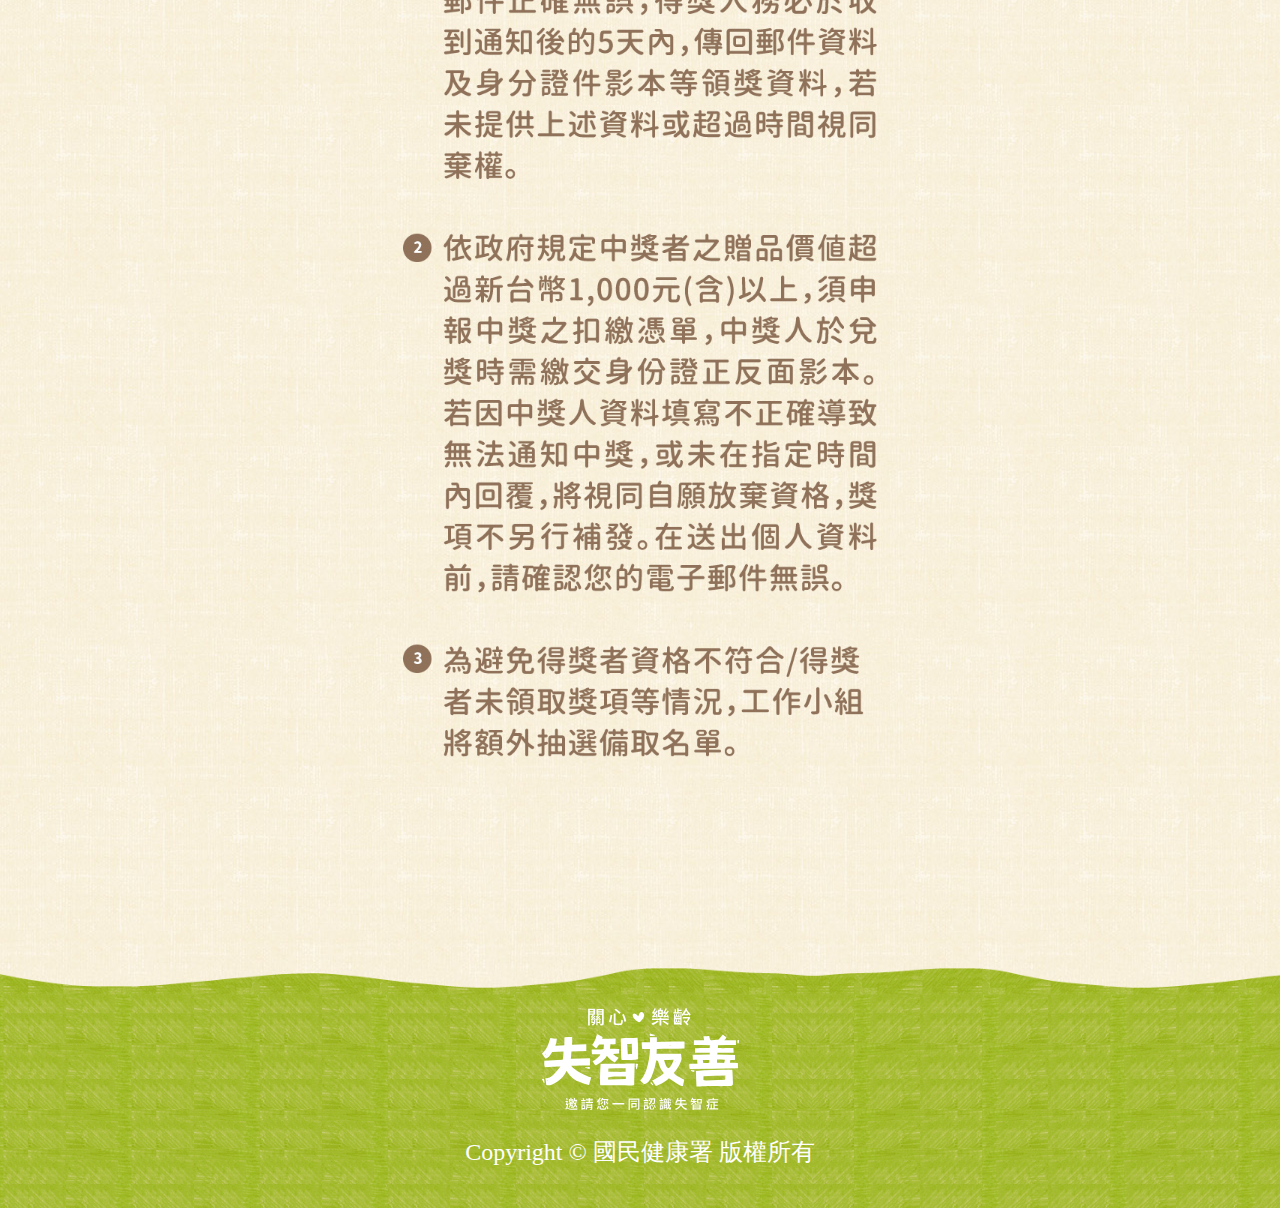
<file: m2_method.html>
<!DOCTYPE html>
<html lang="en">
<head>
    <meta charset="UTF-8">
    <meta http-equiv="X-UA-Compatible" content="IE=edge">
    <meta name="viewport" content="width=device-width, initial-scale=1.0">
    <title>健腦有益健康</title>
    <link rel="stylesheet" href="style.css">
    <script src="https://code.jquery.com/jquery-3.6.0.min.js"></script>
</head>
<body class="overflow-y-auto">

    <div class="article method">
        <botton type="button" class="btn_menu all-w"> <img src="img/menu/menu.png"> </botton>
        <img src="img/title.png" class="title">
        <img src="img/menu/m2/m2.gif" class="text">
    </div>


    <div class="footer">
        <a href="http://www.mohw22-hpaevent.com/" target="_blank"><img src="img/logo.svg" class="logo"></a>
        <p>Copyright &copy; 國民健康署 版權所有</p>
    </div>

    <nav class="nav">
        <ul class="menu-nav">
            <li class="menu-nav__item">
                <a href="index.html" class="menu-nav__link hover">
                    <img src="img/menu/btn_m0a.gif" class="a">
                    <img src="img/menu/btn_m0b.gif" class="b">
                </a>
            </li>
            <li class="menu-nav__item">
                <a href="m1_caption.html" class="menu-nav__link hover">
                    <img src="img/menu/btn_m1a.gif" class="a">
                    <img src="img/menu/btn_m1b.gif" class="b">
                </a>
            </li>
            <li class="menu-nav__item">
                <a href="m2_method.html" class="menu-nav__link hover">
                    <img src="img/menu/btn_m2a.gif" class="a">
                    <img src="img/menu/btn_m2b.gif" class="b">
                </a>
            </li>
            <li class="menu-nav__item">
                <a href="m3_gift.html" class="menu-nav__link hover">
                    <img src="img/menu/btn_m3a.gif" class="a">
                    <img src="img/menu/btn_m3b.gif" class="b">
                </a>
            </li>
            <li class="menu-nav__item">
                <a href="m4_heed.html" class="menu-nav__link hover">
                    <img src="img/menu/btn_m4a.gif" class="a">
                    <img src="img/menu/btn_m4b.gif" class="b">
                </a>
            </li>
            <li class="menu-nav__item">
                <a href="m5_winner.html" class="menu-nav__link hover">
                    <img src="img/menu/btn_m5a.gif" class="a">
                    <img src="img/menu/btn_m5b.gif" class="b">
                </a>
            </li>
        </ul>
    </nav>

    <a href="#" class="btn_top"><img src="img/btn_top.png"></a>
    <script src="js/main.js"></script>
</body>
</html>
</file>
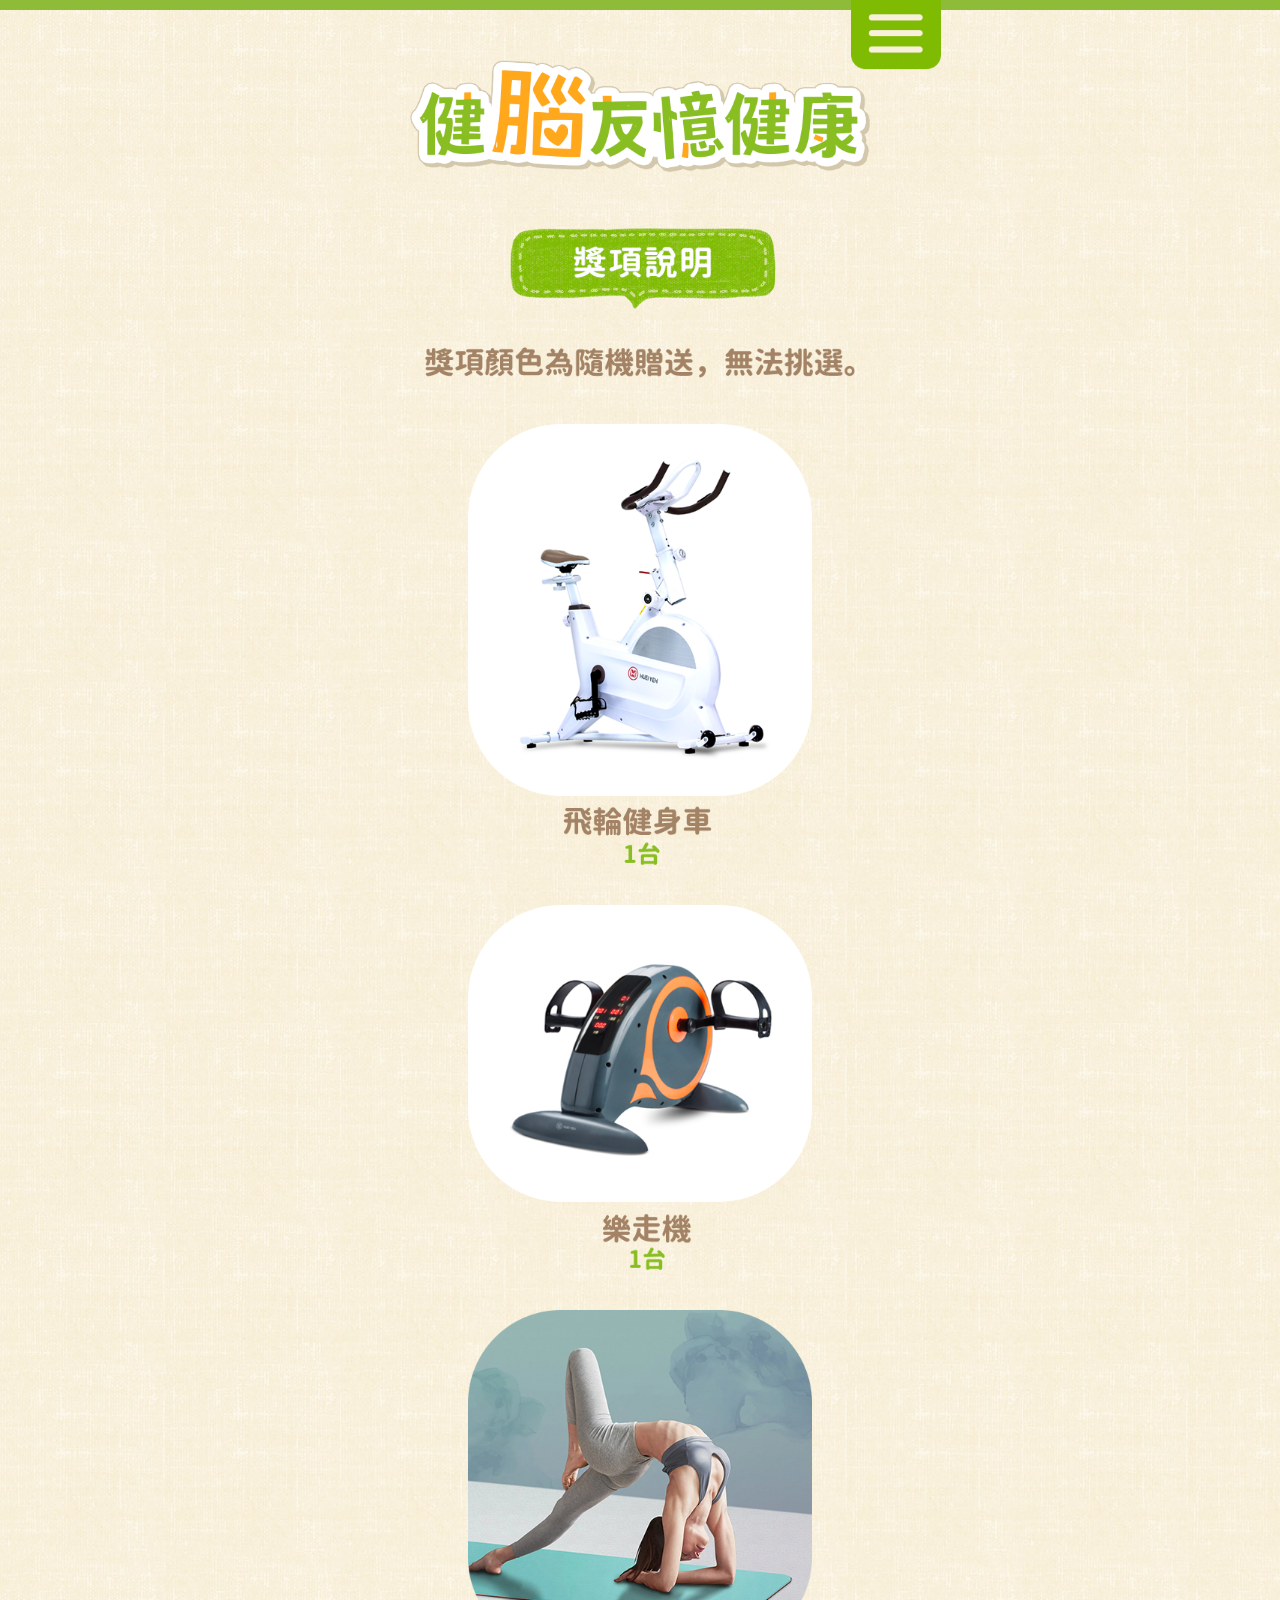
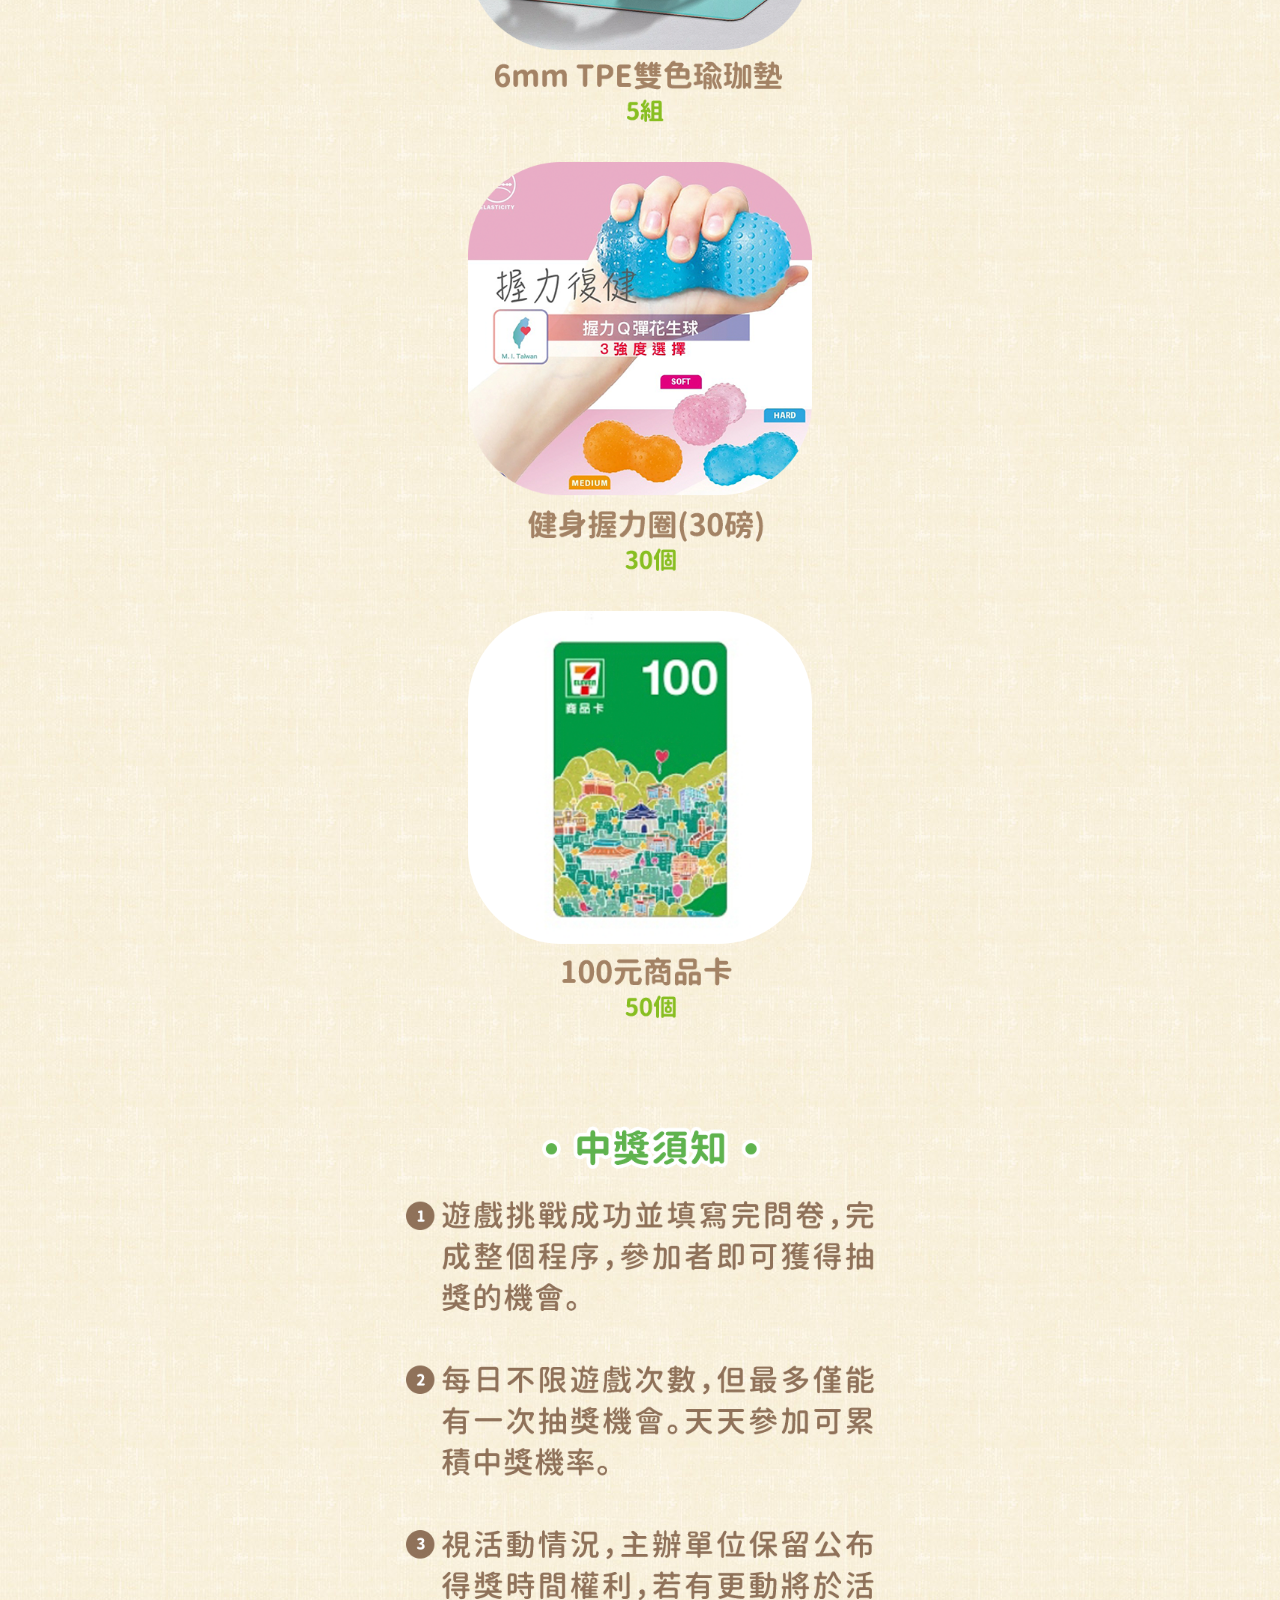
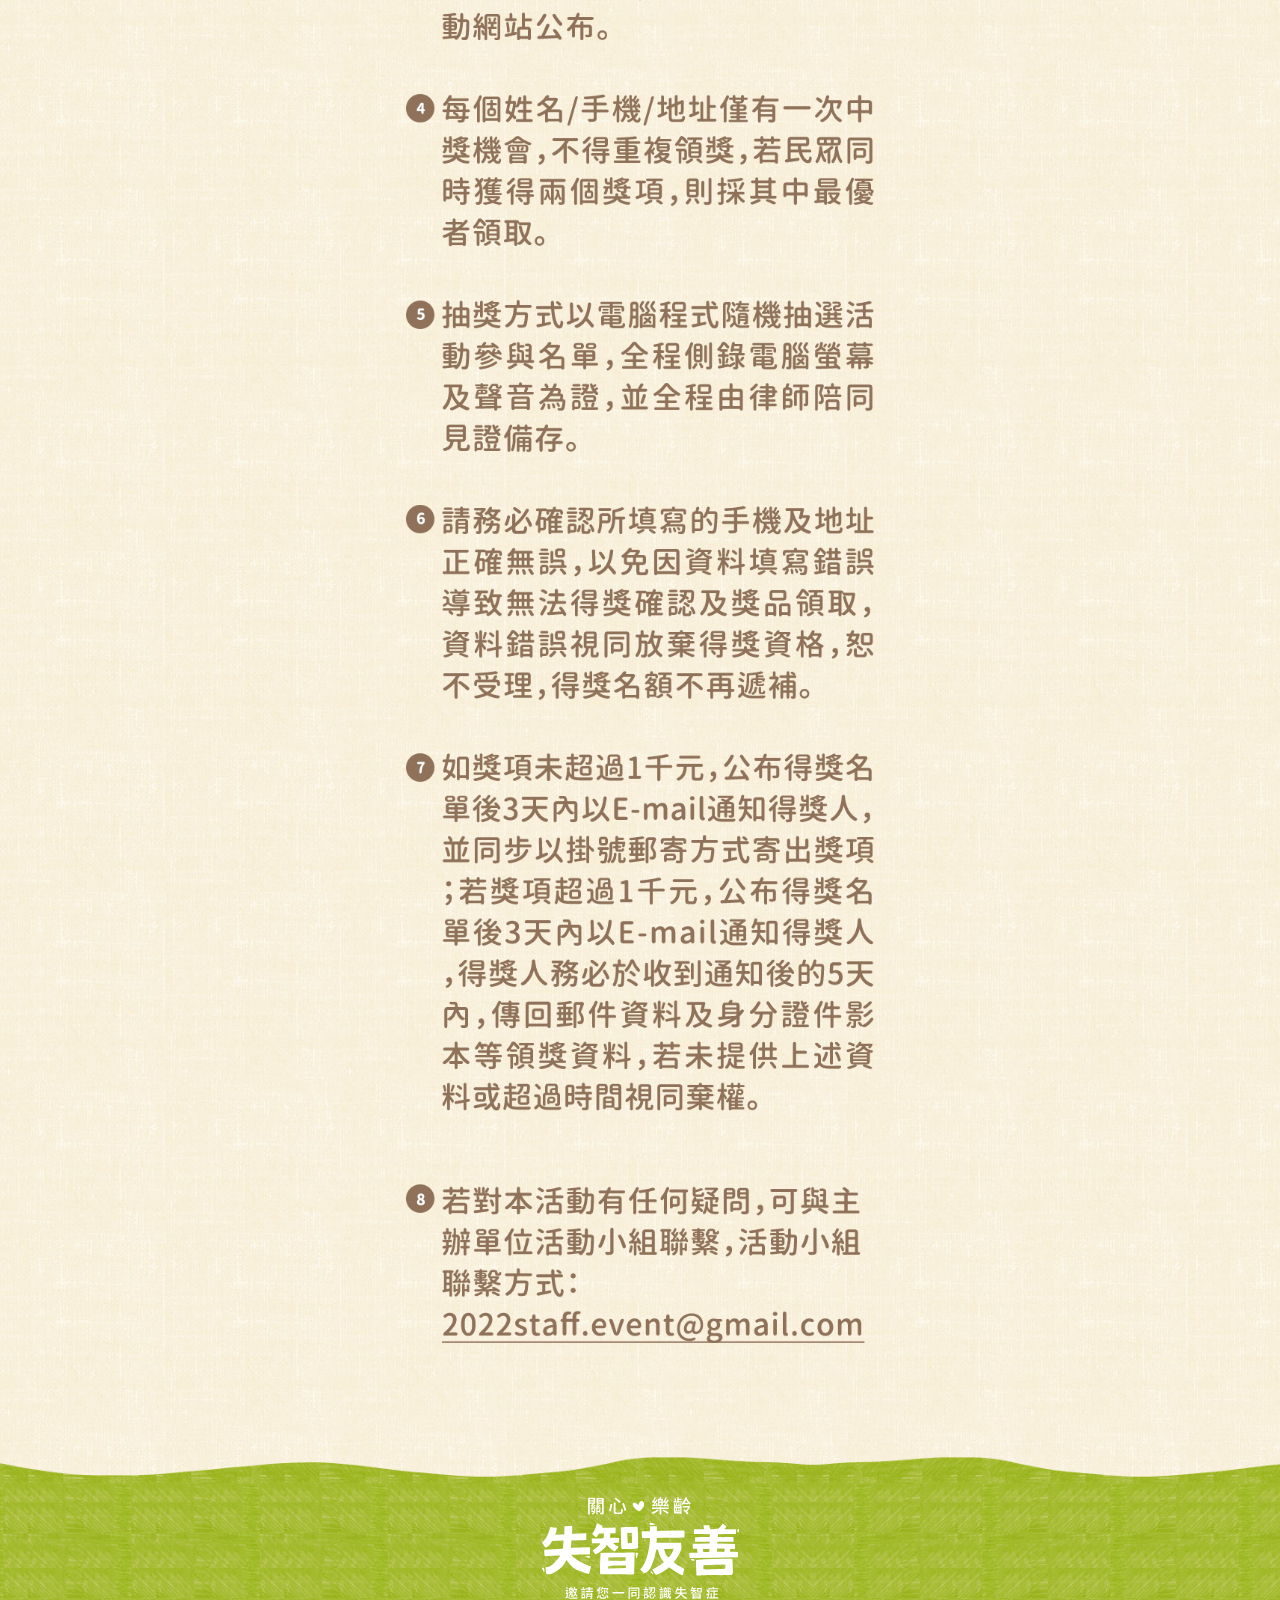
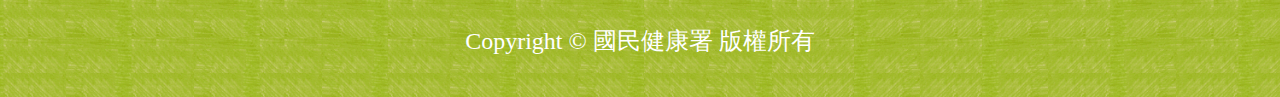
<file: m3_gift.html>
<!DOCTYPE html>
<html lang="en">
<head>
    <meta charset="UTF-8">
    <meta http-equiv="X-UA-Compatible" content="IE=edge">
    <meta name="viewport" content="width=device-width, initial-scale=1.0">
    <title>健腦有益健康</title>
    <link rel="stylesheet" href="style.css">
    <script src="https://code.jquery.com/jquery-3.6.0.min.js"></script>
</head>
<body class="overflow-y-auto">
    <div class="article gift">
        <botton type="button" class="btn_menu all-w"> <img src="img/menu/menu.png"> </botton>
        <img src="img/title.png" class="title">
        <img src="img/menu/m3/title-sub.gif" class="title-sub">
        <img src="img/menu/m3/gift1.png" class="gift_item">
        <img src="img/menu/m3/gift2.png" class="gift_item">
        <img src="img/menu/m3/gift3.png" class="gift_item">
        <img src="img/menu/m3/gift4.png" class="gift_item">
        <img src="img/menu/m3/gift5.png" class="gift_item">
        <img src="img/menu/m3/text.gif" class="text">
        <a href="mailto:2022staff.event@gmail.com" class="mail_link"></a>
    </div>


    <div class="footer">
        <a href="http://www.mohw22-hpaevent.com/" target="_blank"><img src="img/logo.svg" class="logo"></a>
        <p>Copyright &copy; 國民健康署 版權所有</p>
    </div>

    <nav class="nav">
        <ul class="menu-nav">
            <li class="menu-nav__item">
                <a href="index.html" class="menu-nav__link hover">
                    <img src="img/menu/btn_m0a.gif" class="a">
                    <img src="img/menu/btn_m0b.gif" class="b">
                </a>
            </li>
            <li class="menu-nav__item">
                <a href="m1_caption.html" class="menu-nav__link hover">
                    <img src="img/menu/btn_m1a.gif" class="a">
                    <img src="img/menu/btn_m1b.gif" class="b">
                </a>
            </li>
            <li class="menu-nav__item">
                <a href="m2_method.html" class="menu-nav__link hover">
                    <img src="img/menu/btn_m2a.gif" class="a">
                    <img src="img/menu/btn_m2b.gif" class="b">
                </a>
            </li>
            <li class="menu-nav__item">
                <a href="m3_gift.html" class="menu-nav__link hover">
                    <img src="img/menu/btn_m3a.gif" class="a">
                    <img src="img/menu/btn_m3b.gif" class="b">
                </a>
            </li>
            <li class="menu-nav__item">
                <a href="m4_heed.html" class="menu-nav__link hover">
                    <img src="img/menu/btn_m4a.gif" class="a">
                    <img src="img/menu/btn_m4b.gif" class="b">
                </a>
            </li>
            <li class="menu-nav__item">
                <a href="m5_winner.html" class="menu-nav__link hover">
                    <img src="img/menu/btn_m5a.gif" class="a">
                    <img src="img/menu/btn_m5b.gif" class="b">
                </a>
            </li>
        </ul>
    </nav>

    <a href="#" class="btn_top"><img src="img/btn_top.png"></a>
    <script src="js/main.js"></script>
</body>
</html>
</file>
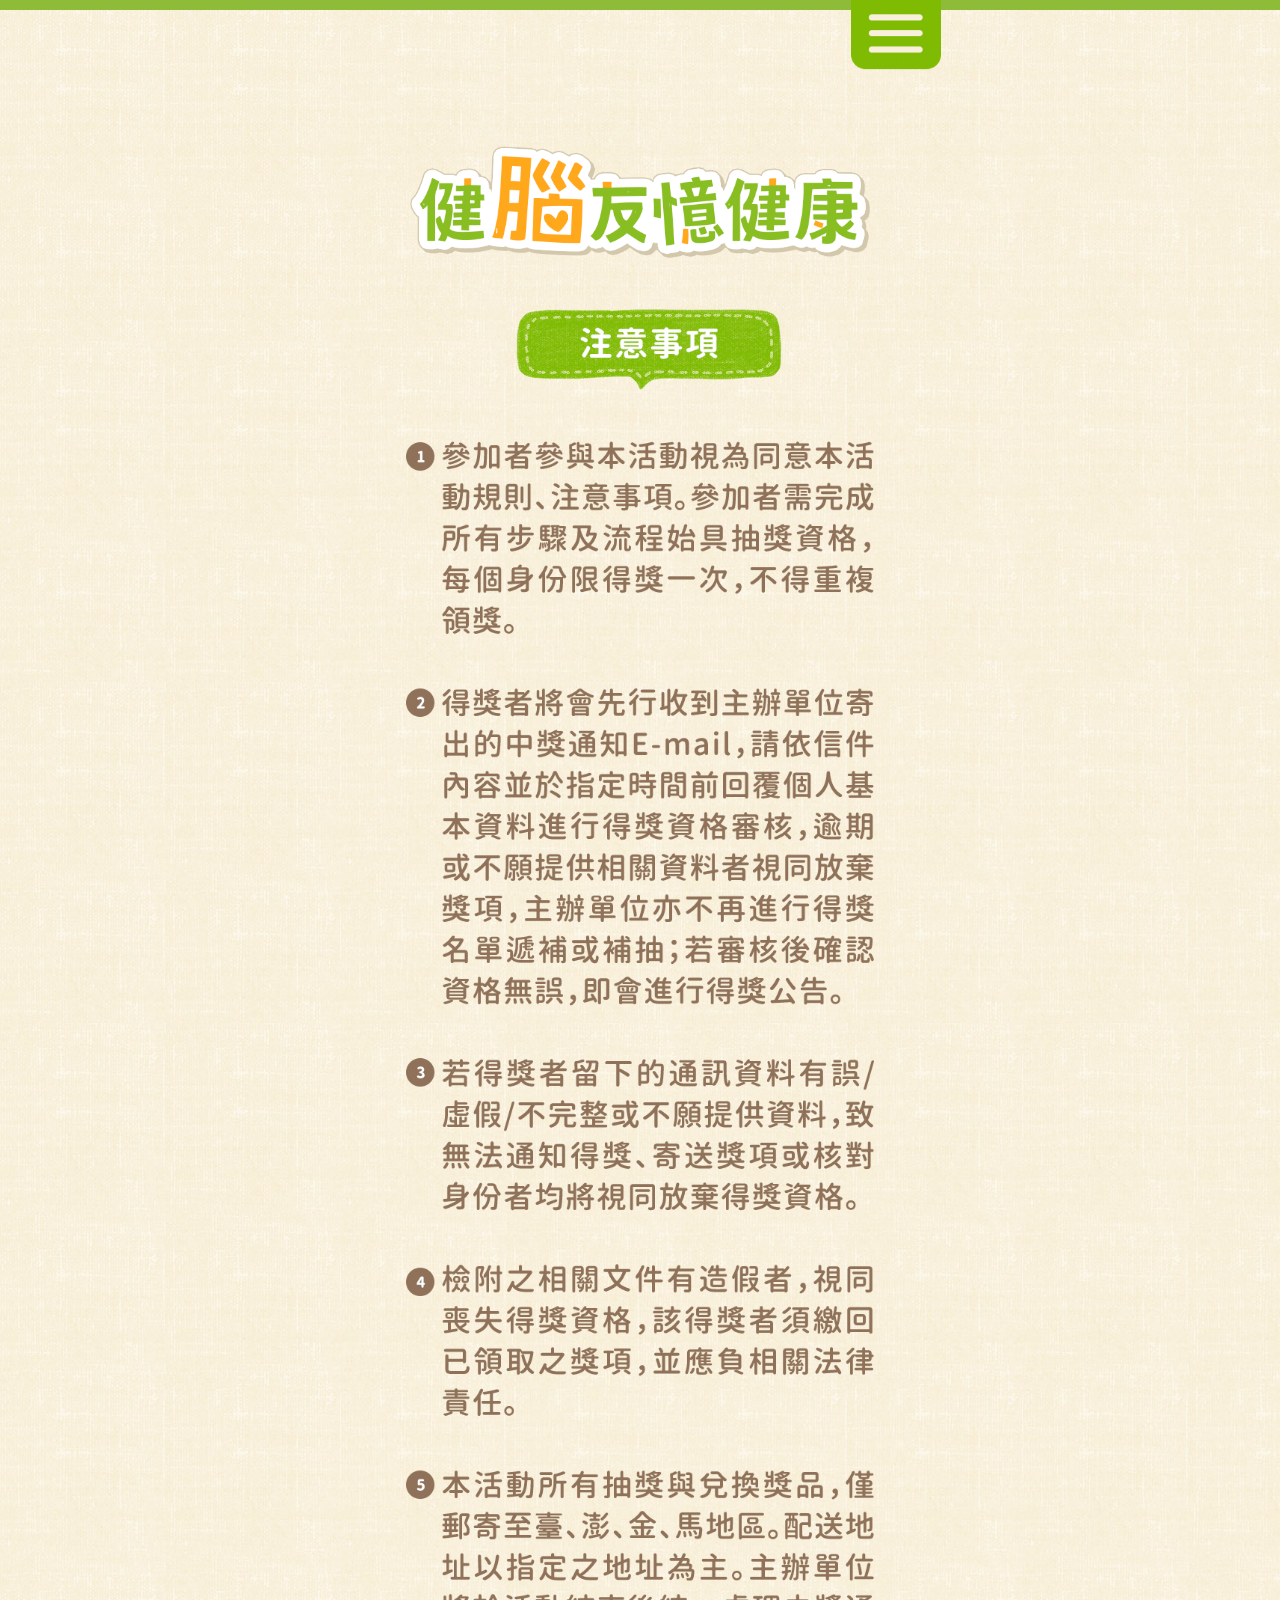
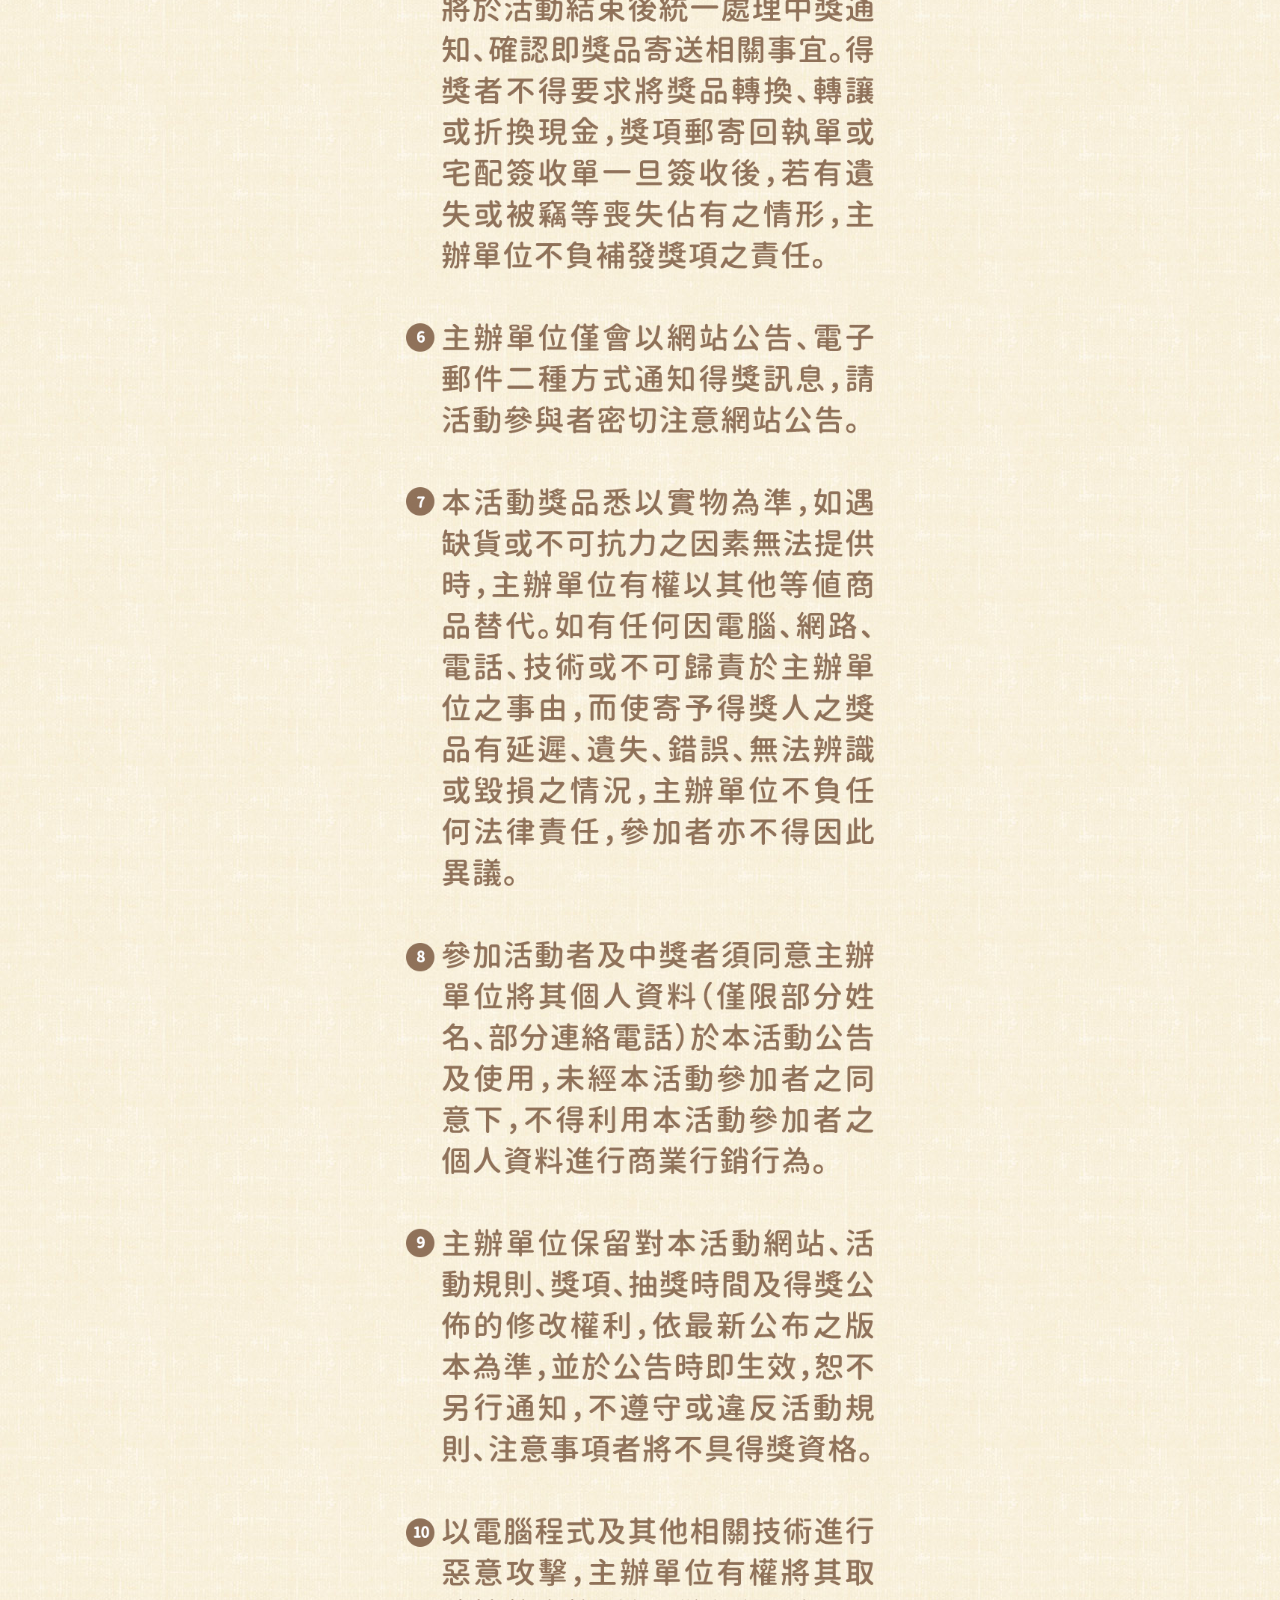
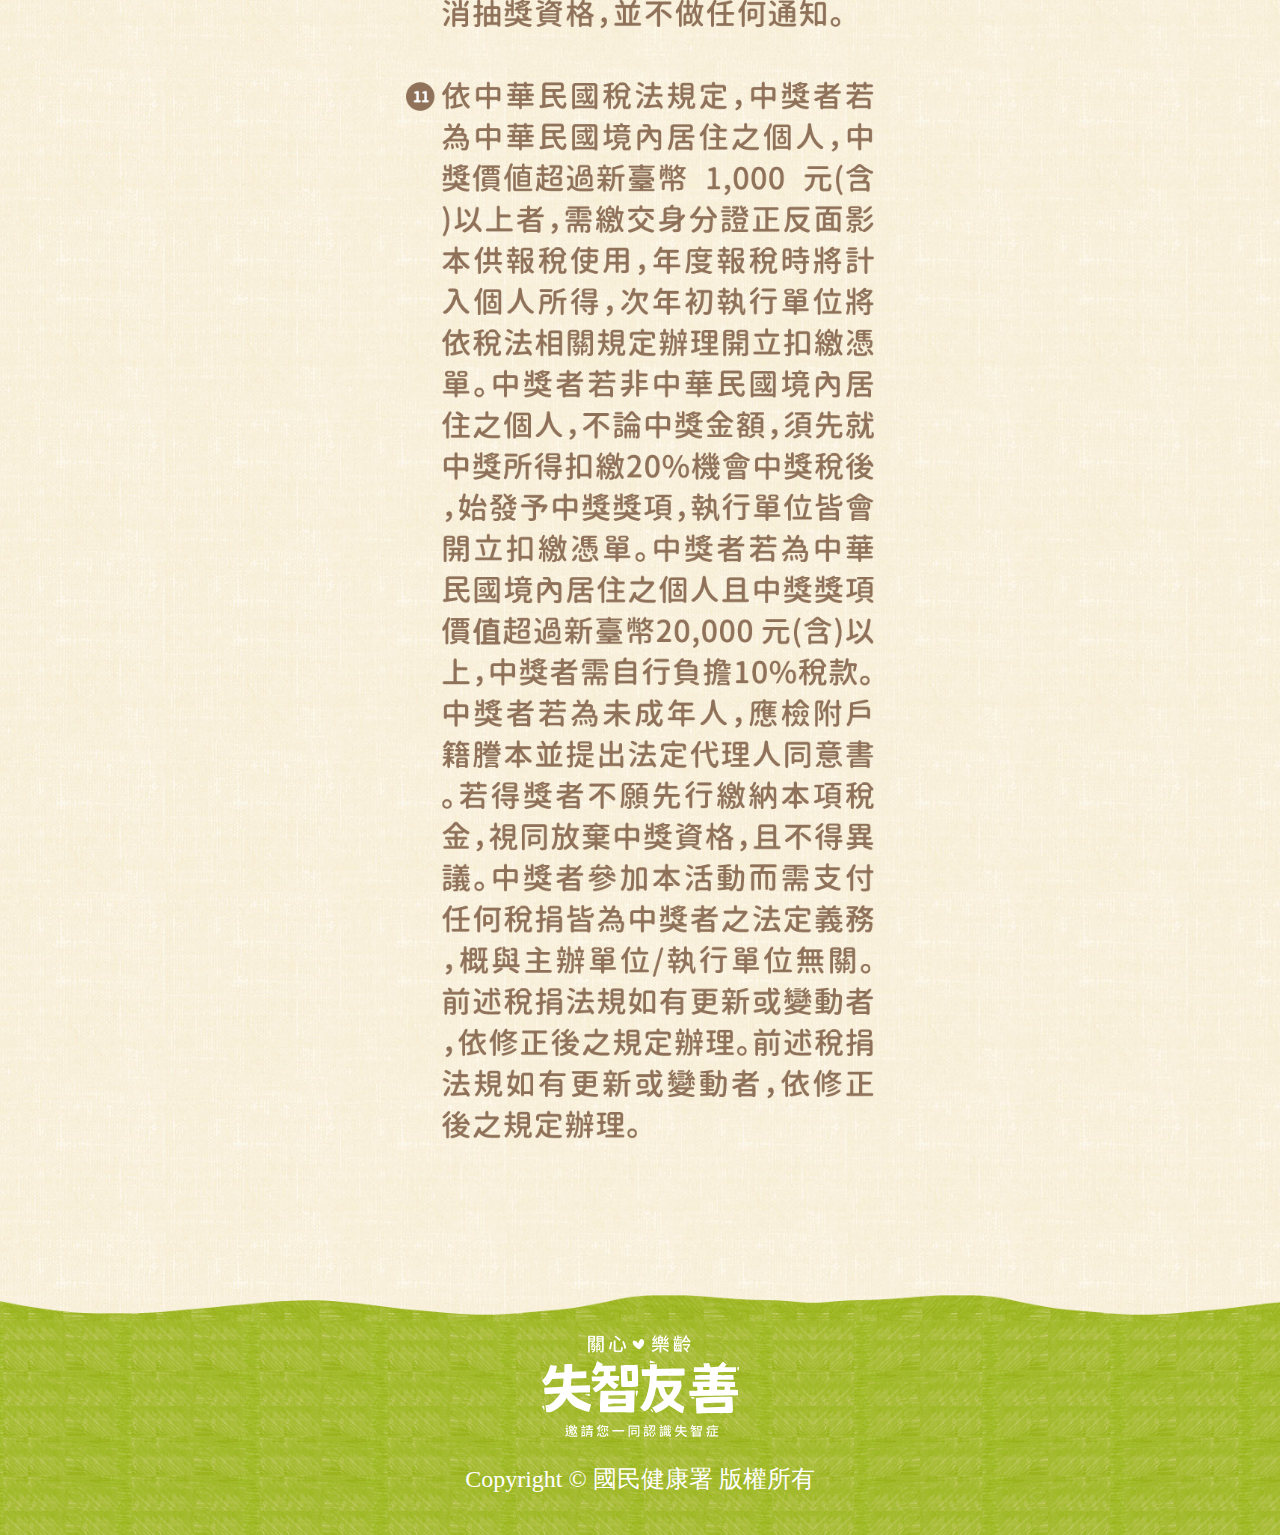
<file: m4_heed.html>
<!DOCTYPE html>
<html lang="en">
<head>
    <meta charset="UTF-8">
    <meta http-equiv="X-UA-Compatible" content="IE=edge">
    <meta name="viewport" content="width=device-width, initial-scale=1.0">
    <title>健腦有益健康</title>
    <link rel="stylesheet" href="style.css">
    <script src="https://code.jquery.com/jquery-3.6.0.min.js"></script>
</head>
<body class="overflow-y-auto">
    <div class="article heed">
        <botton type="button" class="btn_menu all-w"> <img src="img/menu/menu.png"> </botton>
        <img src="img/title.png" class="title">
        <img src="img/menu/m4/text.gif" class="text">
    </div>


    <div class="footer">
        <a href="http://www.mohw22-hpaevent.com/" target="_blank"><img src="img/logo.svg" class="logo"></a>
        <p>Copyright &copy; 國民健康署 版權所有</p>
    </div>

    <nav class="nav">
        <ul class="menu-nav">
            <li class="menu-nav__item">
                <a href="index.html" class="menu-nav__link hover">
                    <img src="img/menu/btn_m0a.gif" class="a">
                    <img src="img/menu/btn_m0b.gif" class="b">
                </a>
            </li>
            <li class="menu-nav__item">
                <a href="m1_caption.html" class="menu-nav__link hover">
                    <img src="img/menu/btn_m1a.gif" class="a">
                    <img src="img/menu/btn_m1b.gif" class="b">
                </a>
            </li>
            <li class="menu-nav__item">
                <a href="m2_method.html" class="menu-nav__link hover">
                    <img src="img/menu/btn_m2a.gif" class="a">
                    <img src="img/menu/btn_m2b.gif" class="b">
                </a>
            </li>
            <li class="menu-nav__item">
                <a href="m3_gift.html" class="menu-nav__link hover">
                    <img src="img/menu/btn_m3a.gif" class="a">
                    <img src="img/menu/btn_m3b.gif" class="b">
                </a>
            </li>
            <li class="menu-nav__item">
                <a href="m4_heed.html" class="menu-nav__link hover">
                    <img src="img/menu/btn_m4a.gif" class="a">
                    <img src="img/menu/btn_m4b.gif" class="b">
                </a>
            </li>
            <li class="menu-nav__item">
                <a href="m5_winner.html" class="menu-nav__link hover">
                    <img src="img/menu/btn_m5a.gif" class="a">
                    <img src="img/menu/btn_m5b.gif" class="b">
                </a>
            </li>
        </ul>
    </nav>

    <a href="#" class="btn_top"><img src="img/btn_top.png"></a>
    <script src="js/main.js"></script>
</body>
</html>
</file>
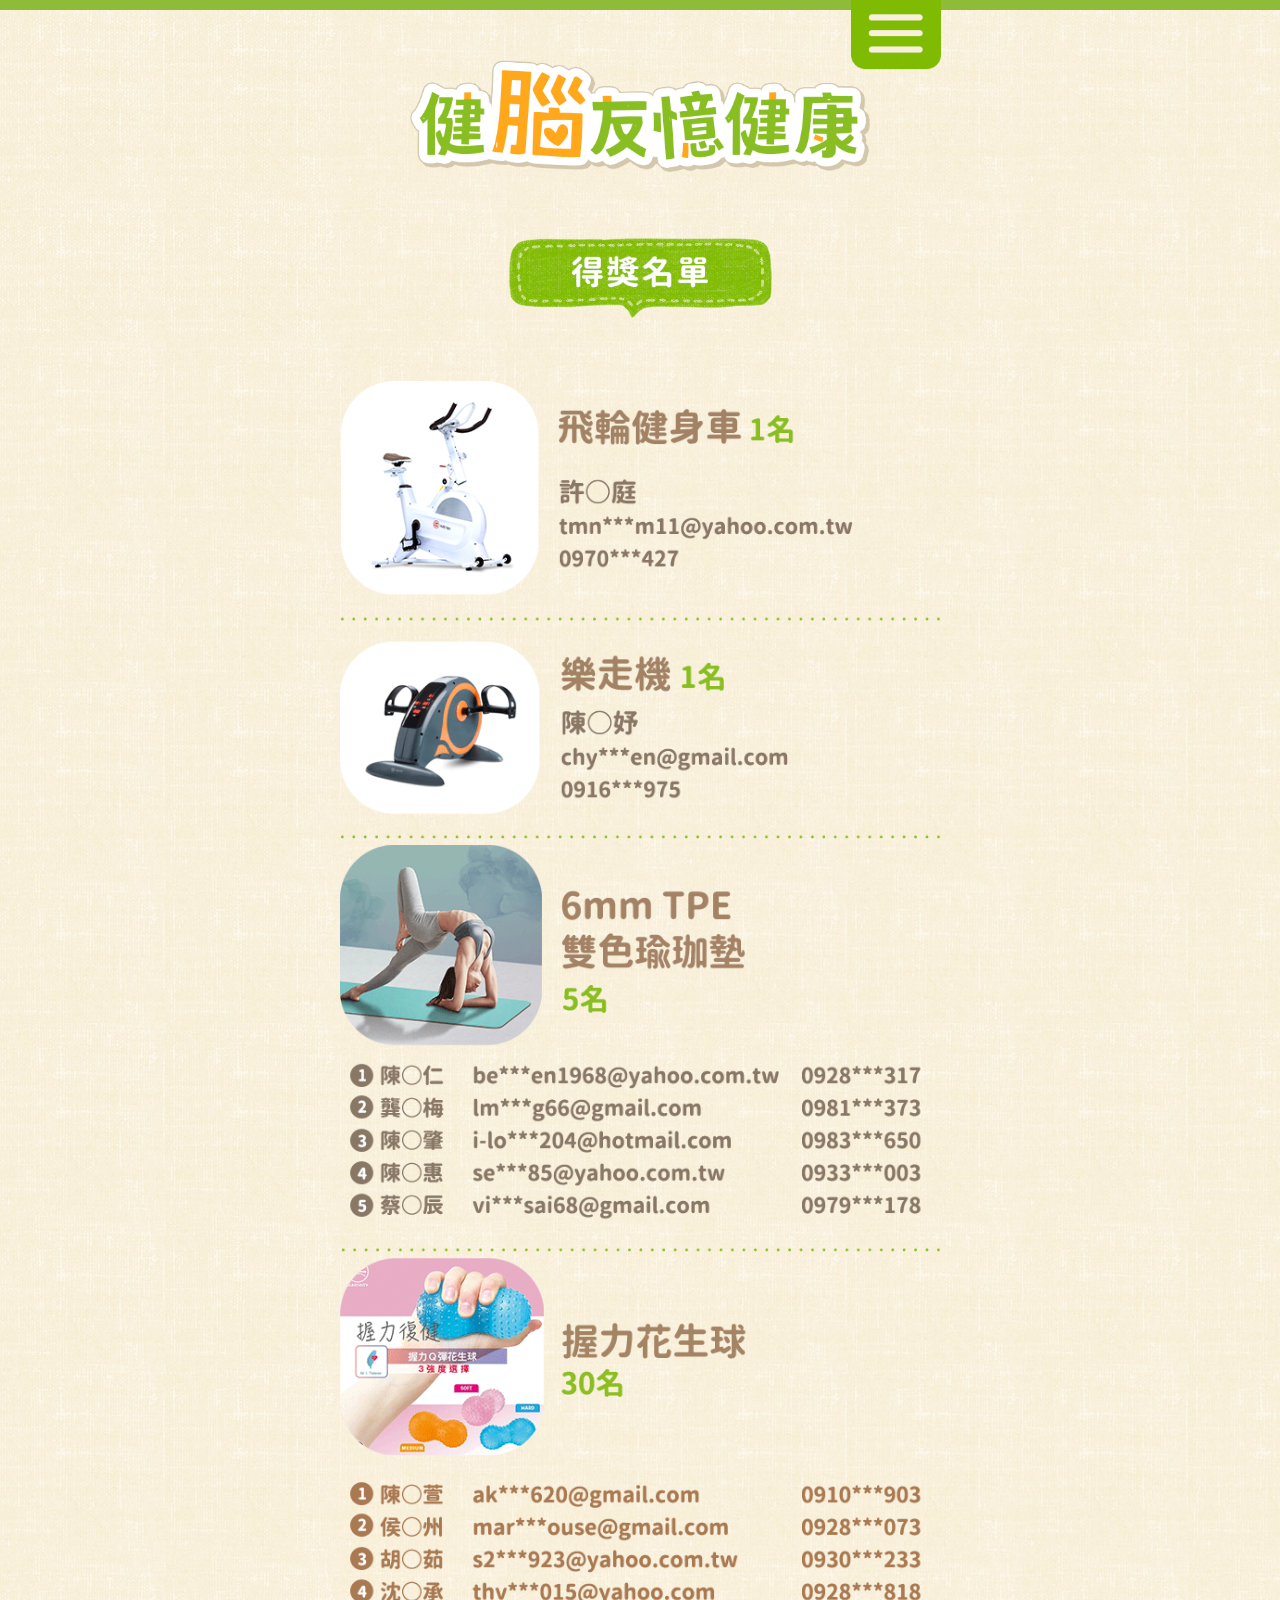
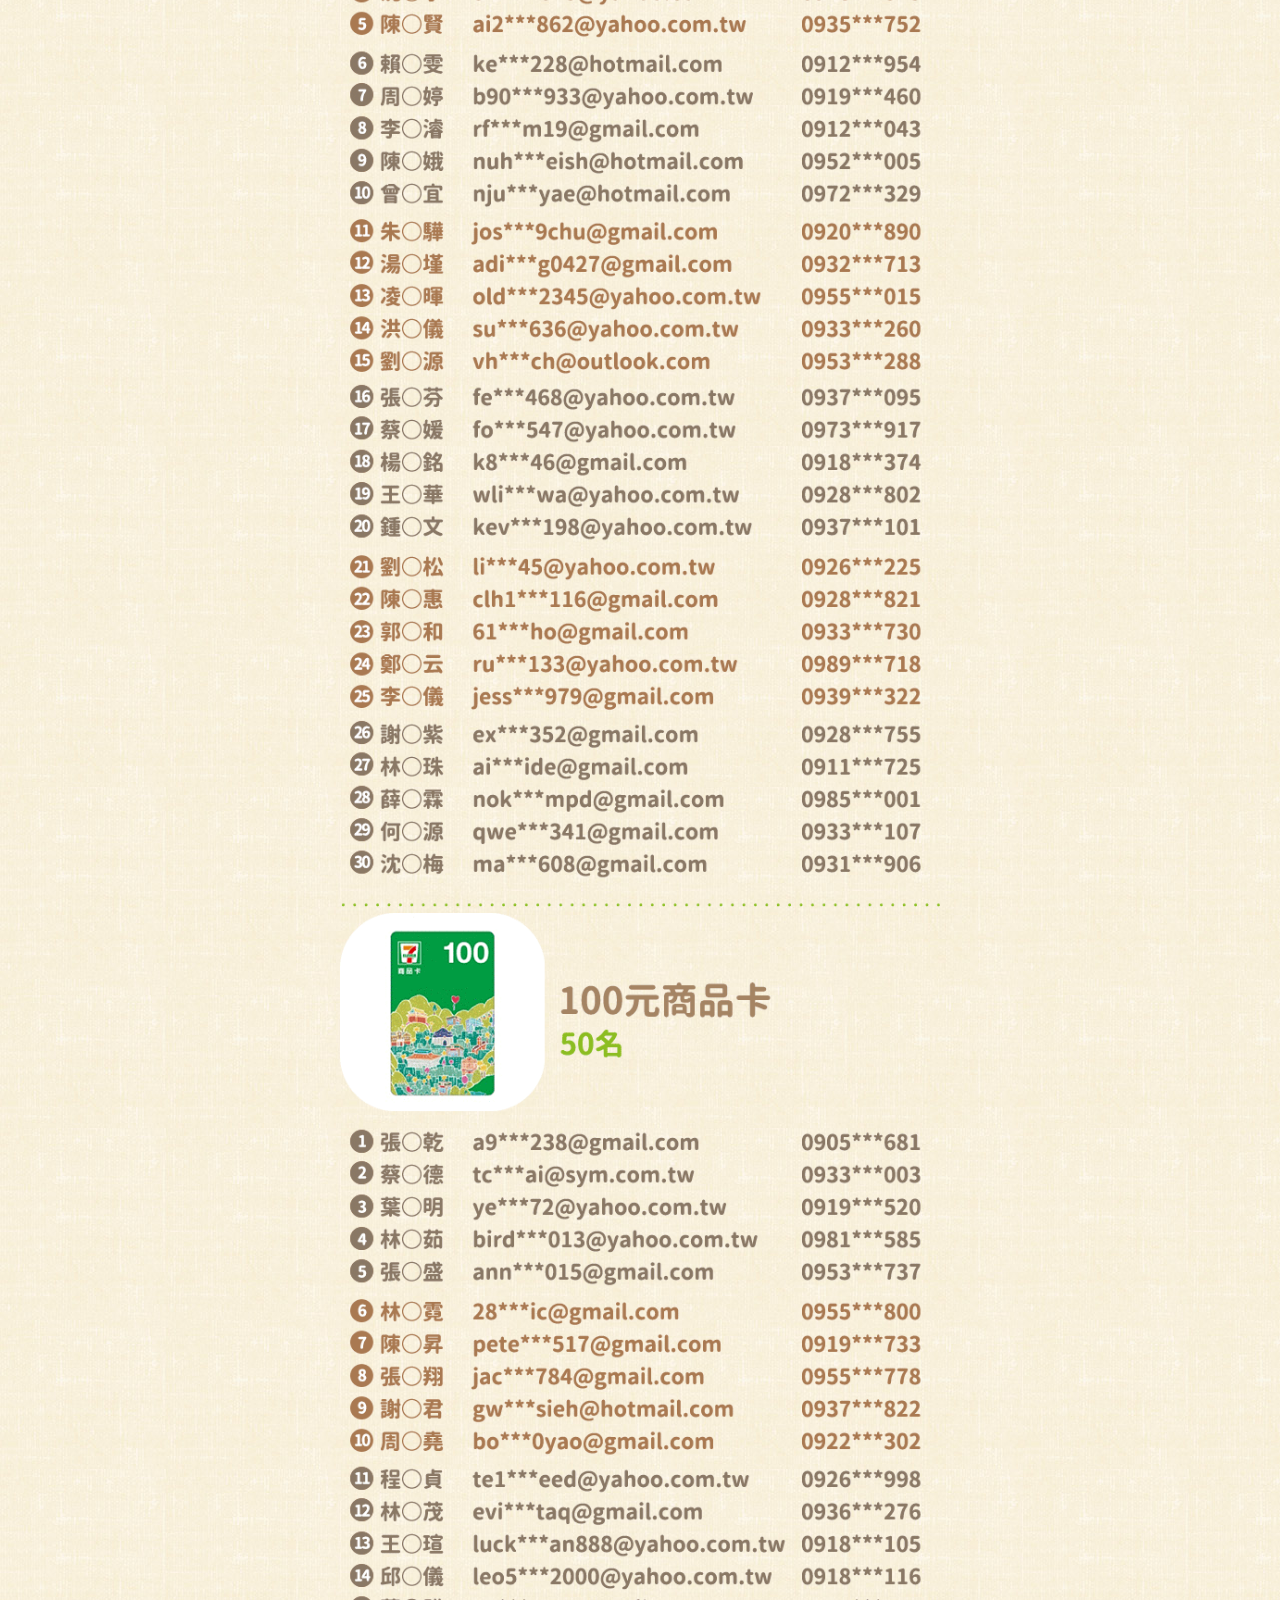
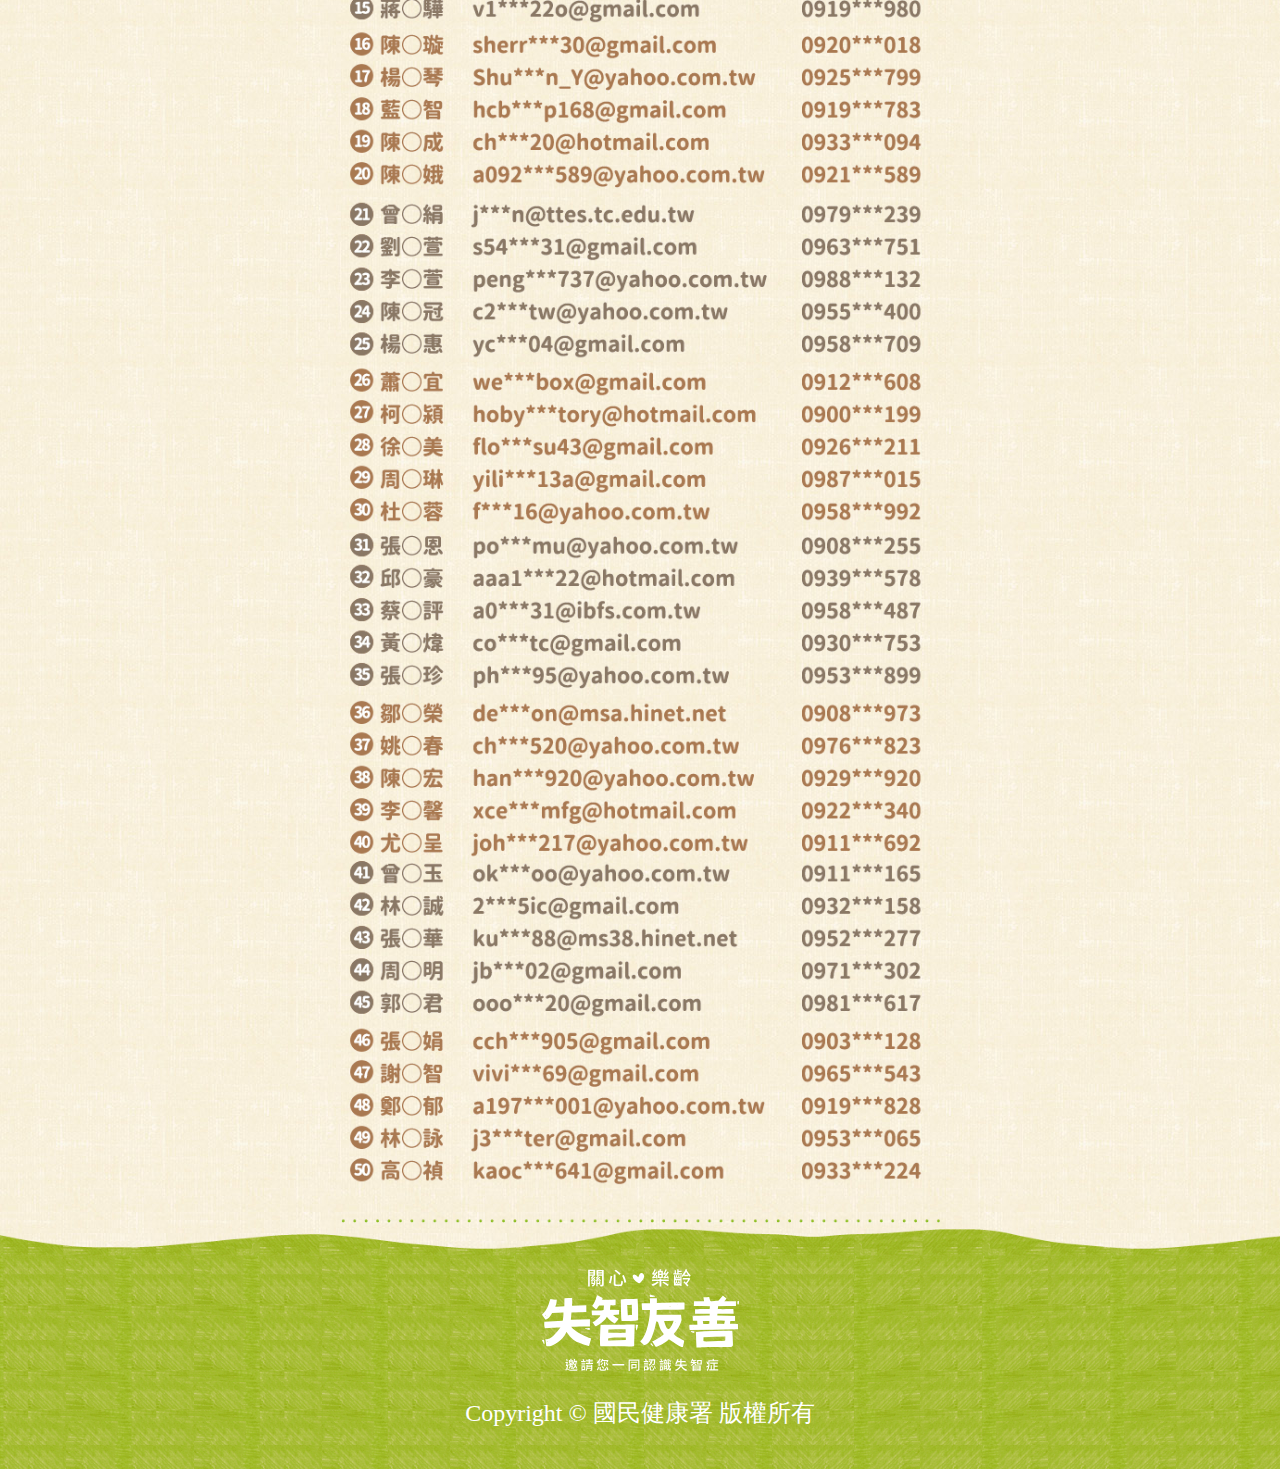
<file: m5_winner.html>
<!DOCTYPE html>
<html lang="en">
<head>
    <meta charset="UTF-8">
    <meta http-equiv="X-UA-Compatible" content="IE=edge">
    <meta name="viewport" content="width=device-width, initial-scale=1.0">
    <title>健腦有益健康</title>
    <link rel="stylesheet" href="style.css">
    <script src="https://code.jquery.com/jquery-3.6.0.min.js"></script>
</head>
<body class="overflow-y-auto">
    <div class="article winner">
        <botton type="button" class="btn_menu all-w"> <img src="img/menu/menu.png"> </botton>
        <img src="img/title.png" class="title"><br>
        <img src="img/menu/m5/title-sub.gif" class="title-sub"><br>
        <br>
        <img src="img/menu/m5/win1.gif" class="winner_item">
        <br>
        <img src="img/menu/m5/win2.gif" class="winner_item">
        <br>
        <img src="img/menu/m5/win3.gif" class="winner_item">
        <br>
        <img src="img/menu/m5/win4.gif" class="winner_item">
    </div>

    <div class="footer">
        <a href="http://www.mohw22-hpaevent.com/" target="_blank"><img src="img/logo.svg" class="logo"></a>
        <p>Copyright &copy; 國民健康署 版權所有</p>
    </div>

    <a href="#" class="btn_top"><img src="img/btn_top.png"></a>
    <nav class="nav">
        <ul class="menu-nav">
            <li class="menu-nav__item">
                <a href="index.html" class="menu-nav__link hover">
                    <img src="img/menu/btn_m0a.gif" class="a">
                    <img src="img/menu/btn_m0b.gif" class="b">
                </a>
            </li>
            <li class="menu-nav__item">
                <a href="m1_caption.html" class="menu-nav__link hover">
                    <img src="img/menu/btn_m1a.gif" class="a">
                    <img src="img/menu/btn_m1b.gif" class="b">
                </a>
            </li>
            <li class="menu-nav__item">
                <a href="m2_method.html" class="menu-nav__link hover">
                    <img src="img/menu/btn_m2a.gif" class="a">
                    <img src="img/menu/btn_m2b.gif" class="b">
                </a>
            </li>
            <li class="menu-nav__item">
                <a href="m3_gift.html" class="menu-nav__link hover">
                    <img src="img/menu/btn_m3a.gif" class="a">
                    <img src="img/menu/btn_m3b.gif" class="b">
                </a>
            </li>
            <li class="menu-nav__item">
                <a href="m4_heed.html" class="menu-nav__link hover">
                    <img src="img/menu/btn_m4a.gif" class="a">
                    <img src="img/menu/btn_m4b.gif" class="b">
                </a>
            </li>
            <li class="menu-nav__item">
                <a href="m5_winner.html" class="menu-nav__link hover">
                    <img src="img/menu/btn_m5a.gif" class="a">
                    <img src="img/menu/btn_m5b.gif" class="b">
                </a>
            </li>
        </ul>
    </nav>
    <script src="js/main.js"></script>
</body>
</html>
</file>
<file: style.css>
@-webkit-keyframes slide-out {
  from {
    right: 0;
  }
  to {
    right: 100%;
  }
}
@keyframes slide-out {
  from {
    right: 0;
  }
  to {
    right: 100%;
  }
}
@-webkit-keyframes slide-in {
  from {
    right: -100%;
  }
  to {
    right: 0;
  }
}
@keyframes slide-in {
  from {
    right: -100%;
  }
  to {
    right: 0;
  }
}
* {
  margin: 0;
  padding: 0;
  box-sizing: border-box;
}

html {
  font-size: min(24px, 2.4vw);
}

body {
  background: url(img/BG.jpg) repeat;
  border-top: #8ebc39 10px solid;
}

.overflow-y-auto {
  overflow-y: auto;
}

.overflow-y-auto::-webkit-scrollbar-thumb {
  background-color: #bbb;
  border-radius: 0.3rem;
}

.overflow-y-auto::-webkit-scrollbar {
  width: 0.3rem;
}

.overflow-y-auto::-webkit-scrollbar-track-piece {
  background-color: transparent;
}

ul, ol, li {
  list-style-type: none;
}

input, button, label, a {
  cursor: pointer;
}

button {
  background: transparent;
  border: none;
}

a {
  text-decoration: none;
}

.all-w img {
  width: 100%;
}

.hover .b {
  display: none;
}

a.btn_top {
  position: fixed;
  left: 50%;
  bottom: min(232px, 31vw);
  transform: translateX(211%);
  display: none;
}
a.btn_top img {
  width: min(103px, 13.7vw);
}

.nav {
  visibility: hidden;
  position: fixed;
  top: 0;
  left: 0;
  width: 100vw;
  height: 100vh;
  display: flex;
  justify-content: center;
  align-items: center;
  flex-direction: column;
  background-color: rgba(246, 240, 219, 0.7803921569);
}
.nav.open {
  visibility: visible;
}
.nav .menu-nav__item:not(:first-child) {
  margin-top: 25px;
}
.nav .menu-nav__link > img {
  width: 270px;
}

.article {
  width: 100%;
  max-width: 750px;
  min-height: calc(100vh - 250px);
  margin: 0 auto;
  position: relative;
  text-align: center;
}
.article .btn_menu {
  position: fixed;
  width: 90px;
  top: 0;
  left: 66.5%;
  transform: translateX(0);
  z-index: 3;
}
.article .title {
  width: 460px;
}

.index {
  padding-top: min(50px, 6.6vw);
  position: relative;
}
.index .pic {
  width: min(390px, 76vw);
}
.index .head {
  position: absolute;
  left: 50%;
  transform: translateX(-40%);
  top: min(170px, 33.13vw);
  width: min(245px, 32.6vw);
}
.index .title {
  display: block;
  width: min(460px, 87.7vw);
  margin: 0 auto;
  padding: min(10px, 1.33vw);
}
.index .btn_go, .index a.link {
  width: min(236px, 45vw);
  display: inline-block;
}
.index .take2 {
  display: none;
}
.index .text {
  width: min(245px, 32.6vw);
}
.index .date {
  width: min(336px, 44.8vw);
  display: block;
  margin-right: auto;
  margin-left: auto;
  margin-top: min(30px, 4vw);
  margin-bottom: min(15px, 2vw);
}
.index .mb {
  margin-bottom: min(12px, 1.6vw);
}

.caption .title {
  margin-top: min(6.66vw, 50px);
}
.caption .title-sub {
  width: 265px;
  margin: min(54px, 7.2vw);
}
.caption .text {
  width: 461px;
}
.caption a > img {
  width: 235px;
  margin: min(55px, 7.3vw);
}

.method .title {
  margin-top: min(50px, 6.66vw);
}
.method .text {
  margin-top: min(48px, 6.4vw);
  margin-bottom: min(205px, 27.3vw);
  width: 474px;
}

.gift {
  position: relative;
}
.gift .title {
  margin-top: min(50px, 6.7vw);
}
.gift .title-sub {
  width: 430.3px;
  margin-top: min(50px, 6.7vw);
}
.gift .gift_item {
  display: block;
  width: 344.2px;
  margin: 0 auto;
  margin-top: min(40px, 5.3vw);
}
.gift .text {
  width: 468.5px;
  margin: 108px auto;
}
.gift .mail_link {
  position: absolute;
  width: 57%;
  height: 0.675%;
  left: 23%;
  bottom: 2.5%;
}

.heed .title {
  margin-top: min(136px, 18vw);
}
.heed .text {
  width: 468.5px;
  margin-top: min(45px, 6vw);
  margin-bottom: min(150px, 20vw);
}

.winner .title {
  margin-top: min(50px, 9vw);
}
.winner .title-sub {
  width: 263px;
  margin-top: min(60px, 8vw);
  margin-bottom: min(30px, 4vw);
}
.winner .winner_item {
  width: min(600px, 85vw);
}

.form .title {
  margin-top: min(95px, 12.7vw);
}
.form .text {
  width: 356px;
  margin-top: min(30px, 5.3vw);
  margin-bottom: min(46.5px, 8.3vw);
}
.form .form-group {
  width: 402px;
  margin: 0 auto;
}
.form .form-group .form-label {
  display: block;
  text-align: left;
  margin-top: min(36px, 4.8vw);
}
.form .form-group .form-label img {
  height: 27.75px;
}
.form .form-group input.form-control {
  display: block;
  font-size: 22.5px;
  width: 100%;
  padding: min(23px, 3.06vw);
  border: #9a8265 2px solid;
  border-radius: 15px;
}
.form .form-group input.form-control:focus {
  outline: none;
}
.form .form-group .form-check {
  margin-top: min(36px, 4.8vw);
}
.form .form-group input.form-check-input {
  display: none;
}
.form .form-group label.form-check-label {
  display: block;
  padding-left: min(40.5px, 7.2vw);
  background-image: url(img/07/btn_checkA.gif);
  background-size: min(30px, 5.3vw);
  background-position: 0 0;
  background-repeat: no-repeat;
}
.form .form-group label.form-check-label img {
  width: 369px;
}
.form .form-group .form-check-input:checked + .form-check-label {
  background-image: url(img/07/btn_checkB.gif);
}
.form .form-group .form-select {
  width: 95%;
  font-size: 22.5px;
  padding: min(17px, 3.06vw);
  padding-right: min(34.5px, 6.13vw);
  font-weight: 600;
  line-height: 1.5;
  background-image: url(img/07/selectorBar.gif);
  background-repeat: no-repeat;
  background-position: right 10px center;
  background-size: 11.7%;
  -webkit-appearance: none;
     -moz-appearance: none;
          appearance: none;
  border: #9a8265 2px solid;
  border-radius: 15px;
}
.form .form-group .form-select:focus {
  outline: none;
}
.form .form-group select[name=county] {
  margin-right: 2.5%;
}
.form .form-group select[name=district] {
  margin-left: 2.5%;
}
.form .form-group .select-group {
  display: flex;
  justify-content: space-between;
  margin-bottom: min(18px, 2.4vw);
}
.form .form-group .select-group > div {
  width: 260px;
}
.form a.hover img {
  width: 235px;
  margin-top: min(60px, 8vw);
  margin-bottom: min(90px, 12vw);
}

.game .title {
  margin-top: min(60px, 8vw);
}
.game .board {
  width: min(531px, 94.4vw);
  padding-top: min(26px, 3.5vw);
}
.game .btn_next > img, .game .btn_fin > img {
  width: min(235px, 45vw);
}
.game .q1 .poker_items {
  width: min(467.4px, 83.1vw);
  margin: 0 auto;
  margin-top: max(-450px, -75vw);
  margin-bottom: min(105px, 14vw);
}
.game .q1 .poker_items input[name=poker] {
  display: none;
}
.game .q1 .poker_items label > img {
  width: 17%;
  margin: min(3px, 0.4vw);
  transition: all 0.5s ease-in-out;
}
.game .q1 .poker_items label > img:hover {
  filter: contrast(300%);
}
.game .q1 .poker_items input[name=poker]:checked + label > img {
  filter: contrast(300%);
}
.game .q1 .text {
  width: min(268px, 51vw);
  margin-bottom: min(27px, 4.8vw);
}
.game .q1 .btn_next {
  margin-bottom: min(25px, 4.5vw);
}
.game .q2 {
  display: none;
}
.game .q2 .pic {
  width: min(436.5px, 77.6vw);
  display: block;
  margin: 0 auto;
  margin-top: max(-446.25px, -79.3vw);
  margin-bottom: min(63px, 11.2vw);
}
.game .q2 .text {
  width: min(240.75px, 42.8vw);
}
.game .q2 .btn-group {
  width: 75.5%;
  margin: 0 auto;
  margin-top: min(22.5px, 4vw);
  display: flex;
  flex-wrap: wrap;
  justify-content: center;
}
.game .q2 .btn-group input.form-check-input {
  display: none;
}
.game .q2 .btn-group .form-check-label {
  display: block;
  width: min(90px, 24vw);
  height: min(30px, 8vw);
  text-align: left;
  margin-bottom: min(10px, 1.33vw);
  padding-left: min(40px, 10.6vw);
  background-image: url(img/04/btn_checkA.gif);
  background-size: min(30px, 8vw);
  background-position: 0 0;
  background-repeat: no-repeat;
}
.game .q2 .btn-group .form-check-label img {
  height: 100%;
}
.game .q2 .btn-group .form-check-label[for=giraffe] {
  width: min(150px, 40vw);
}
.game .q2 .btn-group .form-check-label[for=lion] {
  width: min(135px, 36vw);
}
.game .q2 .btn-group .form-check-input:checked + .form-check-label {
  background-image: url(img/04/btn_checkB.gif);
}
.game .q2 .btn_next > img {
  margin: min(49px, 6.5vw);
}
.game .q3 {
  display: none;
  position: relative;
}
.game .q3 .year, .game .q3 .month, .game .q3 .day {
  display: block;
  margin: 0 auto;
}
.game .q3 .text {
  margin-top: min(49px, 6.5vw);
  width: min(189.5px, 33.7vw);
}
.game .q3 .year {
  width: min(34.3vw, 193px);
  margin-top: max(-478px, -85vw);
}
.game .q3 .form-select {
  position: absolute;
  left: 50%;
  transform: translateX(-50%);
  background-color: transparent;
  border: none;
  background-size: contain;
  background-repeat: no-repeat;
  width: min(391px, 69.5vw);
  height: min(71.25px, 12.7vw);
  padding-left: min(137px, 24.4vw);
  font-size: min(26px, 4.6vw);
  color: #eda033;
  font-weight: bold;
  -webkit-appearance: none;
     -moz-appearance: none;
          appearance: none;
}
.game .q3 .form-select.month {
  background-image: url(img/04/q3/month.gif);
  top: min(423px, 75.26vw);
}
.game .q3 .form-select.day {
  background-image: url(img/04/q3/day.gif);
  top: min(513.75px, 91.33vw);
}
.game .q3 .form-select:focus {
  outline: none;
}
.game .q3 .btn_next {
  margin-top: min(280px, 50vw);
  margin-bottom: min(35px, 4.7vw);
}
.game .q4 {
  display: none;
  position: relative;
}
.game .q4 .text {
  margin-top: min(46px, 6vw);
  width: 52%;
}
.game .q4 .pic {
  position: absolute;
  width: min(413.4px, 73.5vw);
  top: min(200px, 26.7vw);
  left: 50%;
  transform: translateX(-50%);
}
.game .q4 .btn-group {
  margin: 30px auto;
  width: 100%;
  display: flex;
  justify-content: center;
  flex-wrap: wrap;
}
.game .q4 .btn-group input.form-check-input {
  display: none;
}
.game .q4 .btn-group .form-check-label {
  display: block;
  width: min(150px, 40vw);
  height: min(32px, 8.6vw);
  margin-top: min(20px, 2.66vw);
  text-align: left;
  padding-left: min(56px, 11.25vw);
  background-image: url(img/04/btn_checkA.gif);
  background-size: min(32px, 8.6vw);
  background-position: 0 0;
  background-repeat: no-repeat;
}
.game .q4 .btn-group .form-check-label img {
  height: 100%;
}
.game .q4 .btn-group .form-check-input:checked + .form-check-label {
  background-image: url(img/04/btn_checkB.gif);
}
.game .q4 .btn_next {
  margin-bottom: min(108px, 14.4vw);
}
.game .q5 {
  display: none;
  position: relative;
}
.game .q5 .text {
  margin-top: min(50px, 6.8vw);
  width: 49%;
}
.game .q5 .pic {
  width: min(233.4px, 41.5vw);
  position: absolute;
  left: 50%;
  transform: translateX(-50%);
  top: min(250px, 40vw);
}
.game .q5 .input-group {
  display: flex;
  justify-content: center;
  flex-wrap: wrap;
  margin: 0 auto;
  margin-top: min(46px, 6vw);
  width: 93%;
}
.game .q5 .input-group input[name=poker2] {
  display: none;
}
.game .q5 .input-group .form-check-label {
  display: block;
  width: min(100px, 13.33vw);
  min-width: 84px;
  height: min(30px, 8.4vw);
  margin-bottom: min(10px, 2vw);
  text-align: left;
  padding-left: min(40px, 5.33vw);
  background-image: url(img/04/btn_checkA.gif);
  background-size: min(30px, 4vw);
  background-position: 0 center;
  background-repeat: no-repeat;
}
.game .q5 .input-group .form-check-label img {
  height: 100%;
}
.game .q5 .input-group input[name=poker2]:checked + .form-check-label {
  background-image: url(img/04/btn_checkB.gif);
}
.game .q5 .btn_fin {
  margin-top: min(60px, 8vw);
  margin-bottom: min(76px, 10vw);
}
.game .score {
  display: none;
}
.game .score .pic {
  width: min(527px, 93.3vw);
  margin-top: min(57px, 7.6vw);
}
.game .score .pic-sex, .game .score .pic-age {
  width: min(139px, 24.7vw);
  margin-top: min(75px, 10vw);
}
.game .score .input-group {
  margin: 0 auto;
  margin-top: min(45px, 6vw);
}
.game .score .input-group.sex {
  width: 21%;
}
.game .score .input-group.age {
  width: 27%;
}
.game .score .input-group input[type=radio] {
  display: none;
}
.game .score .input-group .form-check-label {
  display: block;
  height: min(30px, 5.33vw);
  text-align: left;
  margin-top: min(22px, 4vw);
  padding-left: min(52px, 9.2vw);
  background-image: url(img/05/btn_checkA.gif);
  background-size: min(30px, 5.3vw);
  background-position: left center;
  background-repeat: no-repeat;
}
.game .score .input-group .form-check-label img {
  height: 100%;
}
.game .score .input-group .form-check-label[for=age7] {
  height: min(35px, 6.22vw);
}
.game .score .input-group input[type=radio]:checked + .form-check-label {
  background-image: url(img/05/btn_checkB.gif);
}
.game .score .btn_next {
  display: block;
  width: 45%;
  margin: 0 auto;
  margin-top: min(75px, 10vw);
  margin-bottom: min(102px, 13.6vw);
}

.health {
  overflow: hidden;
}
.health .title {
  margin-top: 45px;
}
.health .animate_slide-in {
  -webkit-animation: slide-in 0.5s ease-in-out 0.5s forwards;
          animation: slide-in 0.5s ease-in-out 0.5s forwards;
}
.health .animate_slide-out {
  -webkit-animation: slide-out 0.5s ease-in-out forwards;
          animation: slide-out 0.5s ease-in-out forwards;
}
.health .step0 {
  position: relative;
}
.health .step0 .pic {
  width: 275px;
  margin-top: 43px;
}
.health .step0 .text {
  width: 277px;
  margin-top: 65px;
}
.health .step0 .btn_go {
  width: 270px;
}
.health .step-bar {
  width: 400px;
  margin: 30px auto;
}
.health .step-text {
  margin: 75px auto;
}
.health .btn_next, .health .btn_more > img, .health .btn_back > img {
  width: 235px;
}
.health .btn_next, .health .btn_back > img {
  margin-bottom: 65px;
}
.health .btn_more > img {
  margin-bottom: 32px;
}
.health .step1 {
  position: relative;
  right: -100%;
  display: none;
}
.health .step1 .step-title {
  width: 410px;
}
.health .step1 .step-text {
  width: 400px;
}
.health .step2 {
  position: relative;
  right: -100%;
  display: none;
}
.health .step2 .step-title {
  width: 255px;
}
.health .step2 .step-text {
  width: 360px;
}
.health .step3 {
  position: relative;
  right: -100%;
  display: none;
}
.health .step3 .step-title {
  width: 370px;
}
.health .step3 .step-text {
  width: 355px;
}
.health .step4 {
  position: relative;
  right: -100%;
  display: none;
}
.health .step4 .step-title {
  width: 305px;
}
.health .step4 .step-text {
  width: 370px;
}
.health .step5 {
  position: relative;
  right: -100%;
  display: none;
}
.health .step5 .step-title {
  width: 160px;
}
.health .step5 .step-text {
  width: 375px;
}

.question {
  position: relative;
}
.question .title {
  margin-top: 85px;
}
.question .text {
  margin-top: 22.5px;
}
.question .check {
  padding-left: 35px;
  box-sizing: content-box;
  position: absolute;
  top: 0;
  left: 0;
  z-index: -1;
}
.question .btn_next, .question .btn_fin > img {
  width: 235px;
  margin-bottom: 51px;
}
.question .btn-group {
  position: absolute;
  left: 50%;
  transform: translateX(-50%);
}
.question .btn-group input.form-check-input {
  display: none;
}
.question .btn-group .form-check-label {
  display: block;
  width: 100%;
  background-image: url(img/06/btn_checkA.gif);
  background-size: 30px;
  background-repeat: no-repeat;
}
.question .btn-group .form-check-input:checked + .form-check-label {
  background-image: url(img/06/btn_checkB.gif);
}
.question .q1 .text {
  width: 386px;
}
.question .q1 .check {
  width: 344px;
}
.question .q1 .btn-group {
  width: 400px;
  top: 525px;
  margin-left: 10px;
}
.question .q1 .btn-group .form-check-label {
  background-position-y: 2px;
}
.question .q1 .btn-group .form-check-label[for=check1] {
  height: 33px;
  margin-bottom: 30px;
}
.question .q1 .btn-group .form-check-label[for=check2] {
  height: 33px;
  margin-bottom: 32px;
}
.question .q1 .btn-group .form-check-label[for=check3] {
  height: 63px;
  margin-bottom: 32px;
}
.question .q1 .btn-group .form-check-label[for=check4] {
  height: 61px;
}
.question .q1 .btn_next {
  margin-top: 350px;
}
.question .q2 {
  display: none;
}
.question .q2 .text {
  width: 415px;
}
.question .q2 .check {
  width: 285px;
}
.question .q2 .btn-group {
  width: 325px;
  top: 660px;
}
.question .q2 .btn-group .form-check-label[for=check5] {
  height: 30px;
  margin-bottom: 33px;
}
.question .q2 .btn-group .form-check-label[for=check6] {
  height: 30px;
  margin-bottom: 33px;
}
.question .q2 .btn-group .form-check-label[for=check7] {
  height: 30px;
  margin-bottom: 33px;
}
.question .q2 .btn-group .form-check-label[for=check8] {
  height: 30px;
}
.question .q2 .btn_next {
  margin-top: 300px;
}
.question .q3 {
  display: none;
}
.question .q3 .text {
  width: 413px;
}
.question .q3 .check {
  width: 50px;
}
.question .q3 .btn-group {
  width: 100px;
  top: 580px;
}
.question .q3 .btn-group .form-check-label[for=check9] {
  height: 35px;
  margin-bottom: 25px;
}
.question .q3 .btn-group .form-check-label[for=check10] {
  height: 35px;
}
.question .q3 .btn_next {
  margin-top: 150px;
}
.question .q4 {
  display: none;
}
.question .q4 .text {
  width: 395px;
}
.question .q4 .check {
  width: 315px;
}
.question .q4 .btn-group {
  width: 350px;
  top: 485px;
}
.question .q4 .btn-group .form-check-label[for=check11] {
  height: 52px;
  margin-bottom: 32px;
}
.question .q4 .btn-group .form-check-label[for=check12] {
  height: 52px;
  margin-bottom: 32px;
}
.question .q4 .btn-group .form-check-label[for=check13] {
  height: 30px;
  margin-bottom: 23px;
}
.question .q4 .btn-group .form-check-label[for=check14] {
  height: 30px;
}
.question .q4 .btn_next {
  margin-top: 350px;
}
.question .q5 {
  display: none;
}
.question .q5 .text {
  width: 280px;
}
.question .q5 .check {
  width: 345px;
}
.question .q5 .btn-group {
  width: 385px;
  top: 500px;
}
.question .q5 .btn-group .form-check-label {
  background-position-y: 2px;
}
.question .q5 .btn-group .form-check-label[for=check15] {
  height: 65px;
  margin-bottom: 30px;
}
.question .q5 .btn-group .form-check-label[for=check16] {
  height: 33px;
  margin-bottom: 30px;
}
.question .q5 .btn-group .form-check-label[for=check17] {
  height: 33px;
  margin-bottom: 30px;
}
.question .q5 .btn-group .form-check-label[for=check18] {
  height: 33px;
}
.question .q5 .btn_fin > img {
  margin-top: 300px;
}

.right, .wrong {
  display: none;
  position: fixed;
  width: 100vw;
  height: 100vh;
  background-color: rgba(242, 235, 210, 0.8156862745);
  top: 0;
  left: 0;
}
.right img, .wrong img {
  position: fixed;
  left: 50%;
  top: 50%;
  transform: translate(-50%, -50%);
  width: min(446px, 60vw);
}

.footer {
  height: min(240px, 32vw);
  background: url(img/footer-bg.gif);
  background-size: cover;
  display: flex;
  justify-content: center;
  align-items: center;
  flex-direction: column;
}
.footer .logo {
  width: min(197px, 26.2vw);
}
.footer p {
  color: #fff;
  margin-top: min(20px, 2.6vw);
}

@media (max-width: 750px) {
  body {
    border-top: #8ebc39 1.3vw solid;
  }
  .article {
    min-height: calc(100vh - 32vw);
  }
  .index {
    padding: 20vw 0;
  }
  .article > .btn_menu {
    width: 17.6vw;
    left: 50%;
    transform: translateX(151.5%);
  }
  .nav .menu-nav__item:not(:first-child) {
    margin-top: 4vw;
  }
  .nav .menu-nav__link > img {
    width: 48vw;
  }
  .article > .title {
    width: 87vw;
  }
  .caption .title-sub {
    width: 47.2%;
  }
  .caption .text {
    width: 82%;
  }
  .caption a > img {
    width: 45.1%;
  }
  .method .text {
    width: 84.3%;
  }
  .gift .title-sub {
    width: 76.5%;
  }
  .gift .gift_item {
    width: 61.2%;
    margin-top: min(40px, 5.3vw);
  }
  .gift .text {
    width: 83.3%;
    margin: 14.5vw auto;
  }
  .gift .mail_link {
    width: 75%;
    height: 0.8%;
    left: 14.8%;
    bottom: 1.875%;
  }
  .heed .text {
    width: 83.3%;
  }
  .winner .title-sub {
    width: 46.8%;
  }
  .form .text {
    width: 63.3%;
  }
  .form .form-group {
    width: 71.5%;
  }
  .form .form-group .form-label img {
    height: 5vw;
  }
  .form .form-group input.form-control {
    font-size: 4vw;
  }
  .form .form-group label.form-check-label img {
    width: 65.6vw;
  }
  .form .form-group .form-select {
    width: 100%;
    font-size: 4vw;
    background-position: right 1.33vw center;
  }
  .form .form-group .select-group > div {
    width: 47.5%;
  }
  .form a.hover img {
    width: 45%;
  }
  .question .title {
    margin-top: 11.3vw;
  }
  .question .text {
    margin-top: 4vw;
  }
  .question .check {
    padding-left: 6.22vw;
  }
  .question .btn_next, .question .btn_fin > img {
    width: 45vw;
    margin-bottom: 9vw;
    margin-top: 6vw;
  }
  .question .btn-group .form-check-label {
    background-size: 5vw;
  }
  .question .q1 .text {
    width: 68.7vw;
  }
  .question .q1 .check {
    width: 61.15vw;
  }
  .question .q1 .btn-group {
    width: 67vw;
    top: 91.5vw;
    margin-left: 1vw;
  }
  .question .q1 .btn-group .form-check-label[for=check1] {
    height: 5.5vw;
    margin-bottom: 5.5vw;
  }
  .question .q1 .btn-group .form-check-label[for=check2] {
    height: 5.5vw;
    margin-bottom: 6vw;
  }
  .question .q1 .btn-group .form-check-label[for=check3] {
    height: 11vw;
    margin-bottom: 5.5vw;
  }
  .question .q1 .btn-group .form-check-label[for=check4] {
    height: 11.5vw;
  }
  .question .q1 .btn_next {
    margin-top: 60vw;
  }
  .question .q2 .text {
    width: 73.77vw;
  }
  .question .q2 .check {
    width: 50.66vw;
  }
  .question .q2 .btn-group {
    width: 57vw;
    top: 113.5vw;
  }
  .question .q2 .btn-group .form-check-label {
    background-position-y: 0.33vw;
  }
  .question .q2 .btn-group .form-check-label[for=check5] {
    height: 5vw;
    margin-bottom: 6.5vw;
  }
  .question .q2 .btn-group .form-check-label[for=check6] {
    height: 5vw;
    margin-bottom: 6vw;
  }
  .question .q2 .btn-group .form-check-label[for=check7] {
    height: 5vw;
    margin-bottom: 6.5vw;
  }
  .question .q2 .btn-group .form-check-label[for=check8] {
    height: 5vw;
  }
  .question .q2 .btn_next {
    margin-top: 50vw;
  }
  .question .q3 .text {
    width: 73.4vw;
  }
  .question .q3 .check {
    width: 8.89vw;
  }
  .question .q3 .btn-group {
    width: 16vw;
    top: 100vw;
  }
  .question .q3 .btn-group .form-check-label {
    background-position-y: 0.3vw;
  }
  .question .q3 .btn-group .form-check-label[for=check9] {
    height: 5vw;
    margin-bottom: 6vw;
  }
  .question .q3 .btn-group .form-check-label[for=check10] {
    height: 5vw;
  }
  .question .q3 .btn_next {
    margin-top: 30vw;
  }
  .question .q4 .text {
    width: 70.22vw;
  }
  .question .q4 .check {
    width: 56vw;
  }
  .question .q4 .btn-group {
    width: 65vw;
    top: 78.5vw;
  }
  .question .q4 .btn-group .form-check-label {
    background-position-y: 0.3vw;
  }
  .question .q4 .btn-group .form-check-label[for=check11] {
    height: 10vw;
    margin-bottom: 4.8vw;
  }
  .question .q4 .btn-group .form-check-label[for=check12] {
    height: 9.5vw;
    margin-bottom: 5vw;
  }
  .question .q4 .btn-group .form-check-label[for=check13] {
    height: 6vw;
    margin-bottom: 4vw;
  }
  .question .q4 .btn-group .form-check-label[for=check14] {
    height: 5.5vw;
  }
  .question .q4 .btn_next {
    margin-top: 50vw;
  }
  .question .q5 .text {
    width: 49.78vw;
  }
  .question .q5 .check {
    width: 61.34vw;
  }
  .question .q5 .btn-group {
    width: 68.45vw;
    top: 85vw;
  }
  .question .q5 .btn-group .form-check-label {
    background-position-y: 0.3vw;
  }
  .question .q5 .btn-group .form-check-label[for=check15] {
    height: 12vw;
    margin-bottom: 5vw;
  }
  .question .q5 .btn-group .form-check-label[for=check16] {
    height: 6vw;
    margin-bottom: 5vw;
  }
  .question .q5 .btn-group .form-check-label[for=check17] {
    height: 6vw;
    margin-bottom: 5vw;
  }
  .question .q5 .btn-group .form-check-label[for=check18] {
    height: 6vw;
  }
  .question .q5 .btn_fin > img {
    margin-top: 60vw;
  }
  .health .title {
    margin-top: min(96px, 12.8vw);
  }
  .health .step0 .pic {
    width: 53.2%;
    margin-top: min(9.3vw, 70px);
  }
  .health .step0 .text {
    width: 52.8%;
    margin: min(60px, 8vw);
  }
  .health .step0 .btn_go {
    margin-bottom: min(125px, 16.7vw);
    width: 52%;
  }
  .health .step-bar {
    width: 77.6%;
    margin: min(30px, 4vw);
  }
  .health .step-text {
    margin-top: min(75px, 10vw);
    margin-bottom: min(75px, 10vw);
  }
  .health .btn_next, .health .btn_more > img {
    width: 45%;
    margin-bottom: min(67px, 9vw);
  }
  .health .step1 .step-title {
    width: 78%;
  }
  .health .step1 .step-text {
    width: 76.5%;
  }
  .health .step2 .step-title {
    width: 49%;
  }
  .health .step2 .step-text {
    width: 68%;
  }
  .health .step3 .step-title {
    width: 71.5%;
  }
  .health .step3 .step-text {
    width: 68%;
  }
  .health .step4 .step-title {
    width: 60%;
  }
  .health .step4 .step-text {
    width: 71.2%;
  }
  .health .step5 .step-title {
    width: 30.7%;
  }
  .health .step5 .step-text {
    width: 70.5%;
  }
}/*# sourceMappingURL=style.css.map */
</file>
